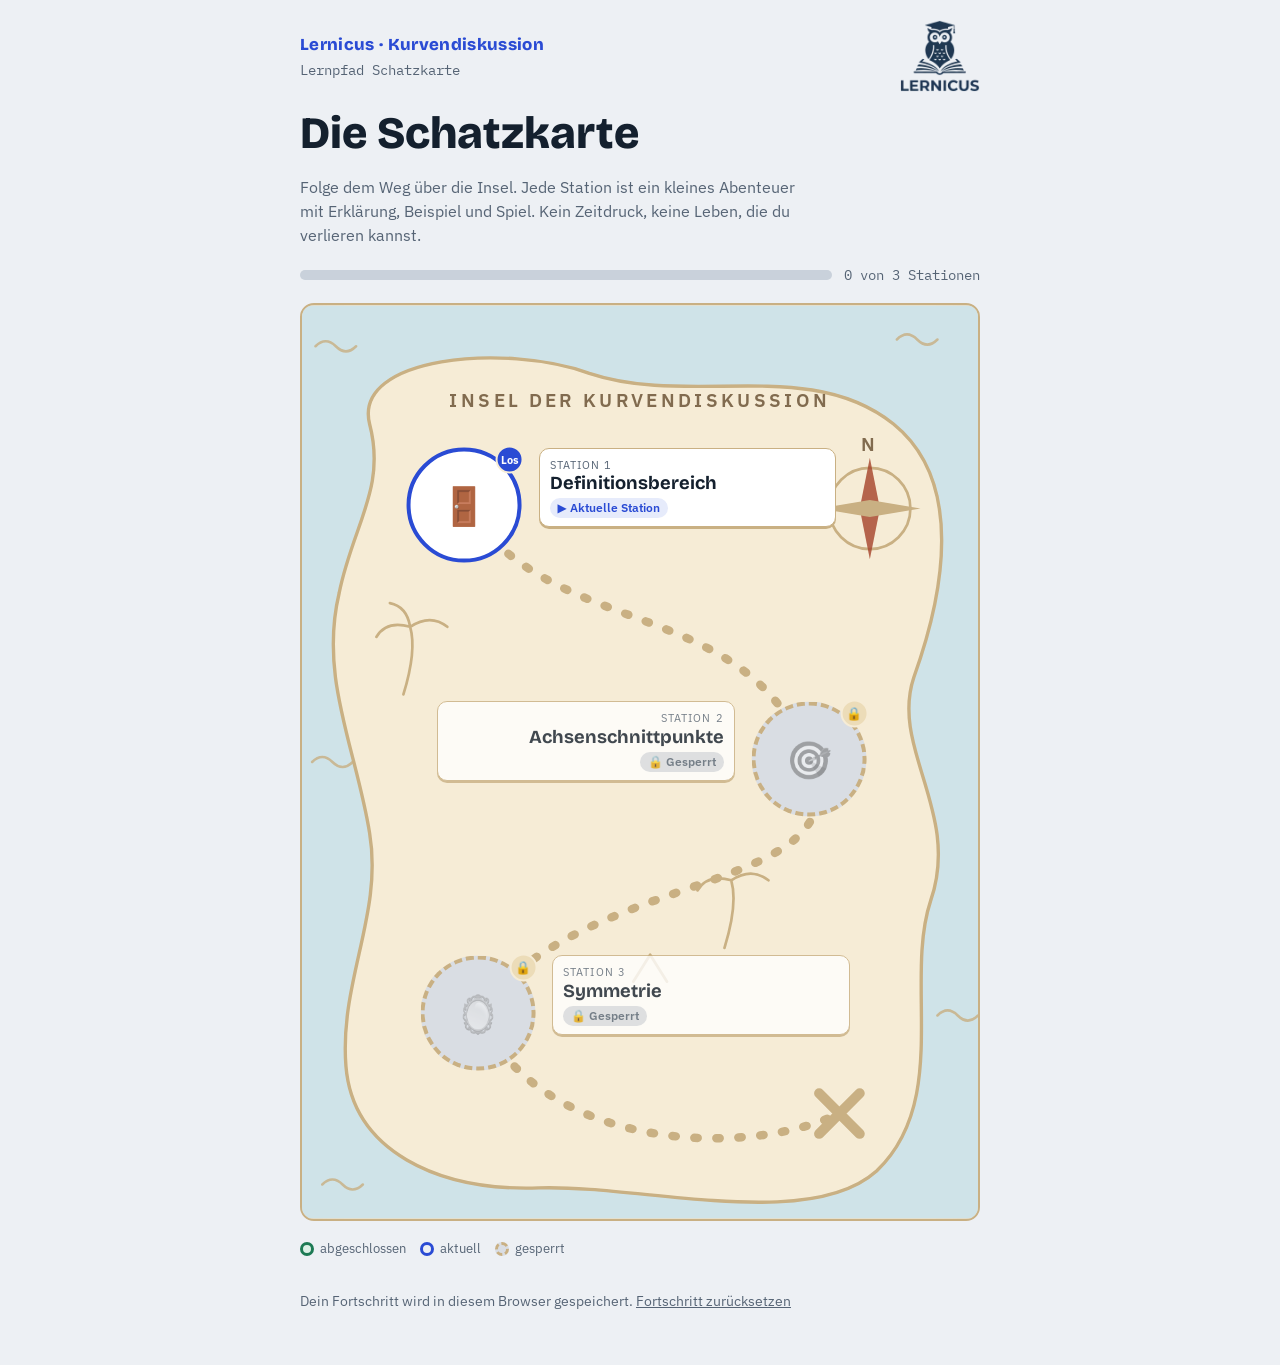
<file: index.html>
<!doctype html>
<html lang="de">
<head>
<meta charset="utf-8">
<meta name="viewport" content="width=device-width, initial-scale=1, viewport-fit=cover">
<title>Lernicus · Schatzkarte</title>
<link rel="icon" href="logo.png">
<meta name="description" content="Lernicus: Der Lernpfad zur Kurvendiskussion als Schatzkarte – Definitionsbereich, Achsenschnittpunkte und Symmetrie spielerisch verstehen.">
<link rel="preconnect" href="https://fonts.googleapis.com">
<link rel="stylesheet" href="https://fonts.googleapis.com/css2?family=Bricolage+Grotesque:wght@600;800&family=IBM+Plex+Sans:wght@400;500;600&family=IBM+Plex+Mono:wght@500;600&display=swap">
<link rel="stylesheet" href="lernicus.css">
<style>
/* Layout: Kopfzeile mit Logo; darunter entweder die Schatzkarte (Lernpfad) oder eine geöffnete Station. */
.wrap.app { max-width: 680px; }
.pathhead h1 { margin-top: 0; }
.overall { display: flex; align-items: center; gap: 12px; }
.bar { flex: 1; height: 10px; border-radius: 99px; background: var(--line); overflow: hidden; }
.bar i { display: block; height: 100%; width: 0; background: var(--yes); border-radius: 99px; transition: width .6s ease; }
.overall span { font-family: var(--font-mono); font-size: .85rem; color: var(--muted); white-space: nowrap; font-variant-numeric: tabular-nums; }

/* Schatzkarte */
.tmap { position: relative; aspect-ratio: 400 / 540; border-radius: 14px; overflow: hidden; border: 2px solid var(--parch-line); background: var(--parch); box-shadow: inset 0 0 60px rgba(120, 80, 20, .18); }
.tmap > svg { position: absolute; inset: 0; width: 100%; height: 100%; }
.tm-sea { fill: var(--sea); }
.tm-land { fill: var(--parch); stroke: var(--parch-line); stroke-width: 2; }
.tm-wave { fill: none; stroke: var(--parch-line); stroke-width: 1.5; stroke-linecap: round; opacity: .8; }
.tm-deco { fill: none; stroke: var(--parch-line); stroke-width: 1.6; stroke-linecap: round; stroke-linejoin: round; }
.tm-text { fill: var(--parch-ink); font: 600 11px var(--font-body); letter-spacing: .18em; text-transform: uppercase; opacity: .75; }
.tm-seg { fill: none; stroke-width: 5; stroke-linecap: round; }
.tm-seg.todo { stroke: var(--parch-line); stroke-dasharray: 2 11; }
.tm-seg.done { stroke: var(--trail); stroke-dasharray: 14 9; }
.tm-x { stroke: var(--trail); stroke-width: 6; stroke-linecap: round; }
.tm-x.todo { stroke: var(--parch-line); }

.node { position: absolute; transform: translate(-50%, -50%); width: 17%; aspect-ratio: 1; min-width: 60px; border-radius: 50%; display: grid; place-items: center;
  font-size: clamp(1.7rem, 6vw, 2.3rem); border: 4px solid; background: var(--surface); padding: 0; z-index: 2; }
.node .badge { position: absolute; right: -6px; top: -6px; width: 28px; height: 28px; border-radius: 50%; display: grid; place-items: center; font-size: .85rem; font-weight: 800; border: 2px solid var(--parch); }
.node.done { border-color: var(--yes); background: var(--yes-bg); }
.node.done .badge { background: var(--yes); color: #fff; }
.node.current { border-color: var(--accent); box-shadow: 0 0 0 0 color-mix(in srgb, var(--accent) 55%, transparent); animation: pulse 2s ease-out infinite; }
.node.current .badge { background: var(--accent); color: var(--accent-ink); font-size: .7rem; }
.node.locked { border-color: var(--parch-line); border-style: dashed; background: var(--locked); cursor: not-allowed; }
.node.locked .emo { filter: grayscale(1); opacity: .45; }
.node.locked .badge { background: var(--parch2); font-size: .8rem; }
.node:not(.locked):hover { transform: translate(-50%, -50%) scale(1.06); }
@keyframes pulse { 0% { box-shadow: 0 0 0 0 color-mix(in srgb, var(--accent) 55%, transparent); } 80%, 100% { box-shadow: 0 0 0 18px transparent; } }

.nlabel { position: absolute; width: 44%; background: var(--surface); border: 1px solid var(--parch-line); border-radius: 10px; padding: 8px 10px; z-index: 1; box-shadow: 0 2px 0 var(--parch-line); }
.nlabel small { display: block; font-size: .68rem; letter-spacing: .1em; text-transform: uppercase; color: var(--muted); }
.nlabel b { display: block; font-family: var(--font-display); font-size: clamp(.95rem, 3.6vw, 1.15rem); line-height: 1.15; }
.nlabel .st { display: inline-block; margin-top: 4px; font-size: .75rem; font-weight: 600; padding: 1px 8px; border-radius: 99px; }
.nlabel.done .st { background: var(--yes-bg); color: var(--yes); }
.nlabel.current .st { background: var(--hint-bg); color: var(--accent); }
.nlabel.locked { opacity: .8; }
.nlabel.locked .st { background: var(--locked); color: var(--muted); }
.goalchest { position: absolute; transform: translate(-50%, -50%); z-index: 1; }
.toast { position: fixed; left: 50%; bottom: 20px; transform: translateX(-50%); background: var(--ink); color: var(--bg); padding: 10px 16px; border-radius: 8px; font-size: .95rem; z-index: 99; max-width: calc(100% - 32px); }
.legend { display: flex; gap: 14px; flex-wrap: wrap; font-size: .82rem; color: var(--muted); }
.legend span { display: inline-flex; align-items: center; gap: 6px; }
.legend i { width: 14px; height: 14px; border-radius: 50%; border: 3px solid; display: inline-block; }
.legend .l1 { border-color: var(--yes); background: var(--yes-bg); }
.legend .l2 { border-color: var(--accent); }
.legend .l3 { border-color: var(--parch-line); border-style: dashed; background: var(--locked); }
.finale { display: flex; gap: 14px; align-items: center; }

/* Station */
.crumbs { display: flex; justify-content: space-between; align-items: center; gap: 10px; font-size: .9rem; }
.crumbs a { font-weight: 600; text-decoration: none; }
.crumbs a:hover { text-decoration: underline; }
.crumbs span { color: var(--muted); }
.st-head { display: flex; gap: 14px; align-items: center; }
.st-icon { width: 64px; height: 64px; flex: none; border-radius: 50%; display: grid; place-items: center; font-size: 2rem; border: 4px solid var(--accent); background: var(--surface); }
.st-icon.done { border-color: var(--yes); background: var(--yes-bg); }
.st-head small { font-size: .75rem; letter-spacing: .12em; text-transform: uppercase; color: var(--muted); }
.st-head h1 { font-size: clamp(1.7rem, 7vw, 2.4rem); margin: 0; }
.goal { margin: 0; padding: 10px 14px; border-radius: 8px; background: var(--hint-bg); }
.card { background: var(--surface); border: 1px solid var(--line); border-radius: 10px; padding: 16px 18px; display: grid; gap: 10px; }
.card h2 { margin: 0; font-family: var(--font-display); font-size: 1.25rem; }
.card p, .card ul, .card ol { margin: 0; }
.card ul, .card ol { padding-left: 1.2em; display: grid; gap: 6px; }
details.card summary { cursor: pointer; font-family: var(--font-display); font-weight: 600; font-size: 1.25rem; list-style-position: outside; }
details.card[open] summary { margin-bottom: 4px; }
.worked { display: grid; gap: 8px; counter-reset: w; }
.worked > div { display: grid; grid-template-columns: 28px 1fr; gap: 10px; align-items: start; }
.worked > div::before { counter-increment: w; content: counter(w); width: 26px; height: 26px; border-radius: 50%; display: grid; place-items: center; background: var(--ink); color: var(--bg); font-weight: 700; font-size: .8rem; }
.eq { font-family: var(--font-mono); font-weight: 500; background: var(--bg); border-radius: 6px; padding: 4px 8px; display: inline-block; }
.play h2 { margin: 0 0 4px; font-family: var(--font-display); font-size: 1.35rem; }
.st-done { border: 2px solid var(--yes); background: var(--yes-bg); border-radius: 12px; padding: 18px; display: grid; gap: 10px; }
.st-done h2 { margin: 0; font-family: var(--font-display); }
.st-done .row { grid-template-columns: 1fr 1fr; }
.formula-inline { font-family: var(--font-mono); font-weight: 600; white-space: nowrap; }
</style>
</head>
<body>
<div class="wrap app">
  <header>
    <div class="head-left">
      <span class="brand">Lernicus · Kurvendiskussion</span>
      <span class="score" id="coins" aria-live="polite"></span>
    </div>
    <a class="logo" href="#/" aria-label="Zur Schatzkarte"><img src="logo.png" alt="Lernicus Logo" width="360" height="324"></a>
  </header>
  <div id="view" class="wrap" style="max-width:none;width:100%"></div>
</div>

<script src="lernicus-core.js"></script>
<script src="darf-x-rein.js"></script>
<script src="station-achsen.js"></script>
<script src="station-symmetrie.js"></script>
<script>
(function () {
  var KEY = 'lernicus-schatzkarte-v1';
  var view = document.getElementById('view');
  var frac = function (a, b) { return '<span class="frac"><span>' + a + '</span><span>' + b + '</span></span>'; };

  var STATIONS = [
    { icon: '🚪', topic: 'Definitionsbereich', title: 'Darf x rein?', unit: 'Runde', module: function () { return window.LernicusDarfXRein; },
      goal: 'Verstehen und bestimmen, welche reellen x-Werte in eine Funktion eingesetzt werden dürfen.',
      explain: '<p>Stell dir eine Funktion als Club vor. Die Zahlen sind Gäste. Der <b>Definitionsbereich D<sub>f</sub></b> ist die Gästeliste: alle reellen x, für die man f(x) ausrechnen kann.</p>' +
        '<ul><li><b>Polynome</b> wie <span class="formula-inline">x² + 3</span> oder <span class="formula-inline">2x − 5</span>: Jede reelle Zahl darf rein. D<sub>f</sub> = ℝ.</li>' +
        '<li><b>Brüche</b>: Der Nenner darf nie null werden. Setze den Nenner gleich null, löse die Gleichung und schließe diese Zahl aus.</li></ul>',
      example: '<p>Bestimme den Definitionsbereich von <span class="formula-inline">f(x) = ' + frac(5, 'x + 4') + '</span>.</p><div class="worked">' +
        '<div><p>Nenner gleich null setzen: <span class="eq">x + 4 = 0 ⇔ x = −4</span></p></div>' +
        '<div><p>Diese Zahl ausschließen: <span class="eq">D<sub>f</sub> = ℝ \\ {−4}</span>, gesprochen „ℝ ohne −4“.</p></div>' +
        '<div><p>Probe: x = −3,9 ergibt den Nenner 0,1. Das ist erlaubt. Nur genau −4 muss draußen bleiben.</p></div></div>' },
    { icon: '🎯', topic: 'Achsenschnittpunkte', title: 'Schatzsuche im Koordinatensystem', unit: 'Runde', module: function () { return window.LernicusAchsen; },
      goal: 'Nullstellen mit f(x) = 0 und den y-Achsenschnittpunkt mit f(0) berechnen.',
      explain: '<p>Der Graph ist eine Schatzkarte. Die Schätze liegen dort, wo er die Koordinatenachsen trifft.</p>' +
        '<ul><li><b>Nullstellen</b> (x-Achse): Dort ist y = 0. Du löst <span class="formula-inline">f(x) = 0</span>.</li>' +
        '<li><b>y-Achsenschnittpunkt</b>: Dort ist x = 0. Du berechnest <span class="formula-inline">f(0)</span>.</li>' +
        '<li>Ein Punkt im Ursprung (0 | 0) liegt auf beiden Achsen und zählt als <b>ein</b> Fund.</li></ul>',
      example: '<p>Achsenschnittpunkte von <span class="formula-inline">f(x) = x² − 1</span>:</p><div class="worked">' +
        '<div><p>Nullstellen: <span class="eq">x² − 1 = 0 ⇔ x² = 1 ⇔ x = −1 oder x = 1</span>. Punkte: (−1 | 0) und (1 | 0).</p></div>' +
        '<div><p>y-Achse: <span class="eq">f(0) = 0² − 1 = −1</span>. Punkt: (0 | −1).</p></div></div>' },
    { icon: '🪞', topic: 'Symmetrie', title: 'Spiegel und Zauberuhr', unit: 'Runde', module: function () { return window.LernicusSymmetrie; },
      goal: 'Achsensymmetrie zur y-Achse und Punktsymmetrie zum Ursprung mit Spiegel und Zauberuhr untersuchen, erkennen und rechnerisch begründen.',
      explain: '<ul><li>🪞 <b>Spiegel</b> (Achsensymmetrie zur y-Achse): Aus (x | y) wird (−x | y). Rechnerisch: <span class="formula-inline">f(−x) = f(x)</span>.</li>' +
        '<li>🔄 <b>Zauberuhr</b> (Punktsymmetrie zum Ursprung): Aus (x | y) wird (−x | −y), eine Drehung um 180°. Rechnerisch: <span class="formula-inline">f(−x) = −f(x)</span>.</li></ul>' +
        '<p class="callout">Teste jeden Graphen mit beiden Werkzeugen und entscheide dann. Eine andere Spiegelachse als die y-Achse zählt nicht, und einzelne passende Punktpaare sind nur <b>Hinweise</b>.</p>',
      example: '<p>Prüfe <span class="formula-inline">f(x) = x⁴ − 2x²</span> auf Symmetrie.</p><div class="worked">' +
        '<div><p>−x einsetzen: <span class="eq">f(−x) = (−x)⁴ − 2·(−x)² = x⁴ − 2x²</span></p></div>' +
        '<div><p>Vergleichen: Das ist genau f(x). Also gilt <span class="eq">f(−x) = f(x)</span> für alle x.</p></div>' +
        '<div><p>Ergebnis: Der Graph ist achsensymmetrisch zur y-Achse. Zum Vergleich: Bei g(x) = x³ − x gilt g(−x) = −x³ + x = −g(x), also Punktsymmetrie.</p></div></div>' }
  ];

  var st = load();
  function load() {
    var d = { done: [false, false, false], coins: [0, 0, 0] };
    try { var j = JSON.parse(localStorage.getItem(KEY)); if (j && j.done) { d.done = j.done.slice(0, 3); d.coins = (j.coins || [0, 0, 0]).slice(0, 3); } } catch (e) {}
    return d;
  }
  function save() { try { localStorage.setItem(KEY, JSON.stringify(st)); } catch (e) {} }
  function status(i) { return st.done[i] ? 'done' : (i === 0 || st.done[i - 1]) ? 'current' : 'locked'; }
  function unlocked(i) { return status(i) !== 'locked'; }
  function totalCoins() { return st.coins.reduce(function (a, b) { return a + b; }, 0); }
  function updateCoins() { var c = totalCoins(); document.getElementById('coins').innerHTML = c ? '🪙 Schatz gesamt: <b>' + c + '</b> Münzen' : 'Lernpfad Schatzkarte'; }

  function toast(t) {
    var el = document.createElement('div'); el.className = 'toast'; el.setAttribute('role', 'status'); el.textContent = t;
    document.body.appendChild(el); setTimeout(function () { el.remove(); }, 2600);
  }

  /* ---------- Schatzkarte ---------- */
  var POS = [[96, 118], [300, 268], [104, 418]];
  var SEGS = ['M96 118 C 150 200, 262 170, 300 268', 'M300 268 C 336 350, 170 330, 104 418', 'M104 418 C 140 500, 262 505, 318 478'];
  function mapView() {
    var n = st.done.filter(Boolean).length, all = n === 3;
    var svg = '<svg viewBox="0 0 400 540" aria-hidden="true" focusable="false">' +
      '<rect class="tm-sea" width="400" height="540"/>' +
      '<path class="tm-land" d="M40 70 C 30 30, 120 22, 170 40 C 230 60, 300 30, 350 70 C 392 104, 380 170, 362 220 C 348 262, 390 300, 372 352 C 356 400, 384 470, 340 512 C 300 548, 200 520, 140 522 C 80 524, 30 500, 26 450 C 22 400, 48 360, 40 312 C 32 262, 10 220, 22 170 C 30 130, 50 108, 40 70 Z"/>' +
      '<path class="tm-wave" d="M8 24 q6 -6 12 0 q6 6 12 0 M352 20 q6 -6 12 0 q6 6 12 0 M6 270 q6 -6 12 0 q6 6 12 0 M376 420 q6 -6 12 0 q6 6 12 0 M12 520 q6 -6 12 0 q6 6 12 0"/>' +
      '<g class="tm-deco"><path d="M200 120 l14 -22 l14 22 M222 120 l12 -18 l12 18"/><path d="M196 400 l10 -16 l10 16"/>' +
      '<path d="M60 230 q8 -26 4 -40 M64 190 q-14 -4 -20 6 M64 190 q12 -8 22 0 M64 190 q-2 -12 -12 -14"/>' +
      '<path d="M250 380 q8 -26 4 -40 M254 340 q-14 -4 -20 6 M254 340 q12 -8 22 0"/></g>' +
      '<g transform="translate(336 120)"><circle r="24" class="tm-deco"/><path d="M0 -30 L6 0 L0 30 L-6 0 Z" fill="var(--trail)" opacity=".8"/><path d="M-30 0 L0 5 L30 0 L0 -5 Z" fill="var(--parch-line)"/><text class="tm-text" y="-34" text-anchor="middle">N</text></g>' +
      '<text class="tm-text" x="200" y="60" text-anchor="middle">Insel der Kurvendiskussion</text>' +
      SEGS.map(function (d, i) { return '<path class="tm-seg ' + (st.done[i] ? 'done' : 'todo') + '" d="' + d + '"/>'; }).join('') +
      (all ? '' : '<path class="tm-x todo" d="M306 466 L330 490 M330 466 L306 490"/>') +
      '</svg>';
    var nodes = STATIONS.map(function (S, i) {
      var c = status(i), p = POS[i];
      var badge = c === 'done' ? '✓' : c === 'current' ? 'Los' : '🔒';
      var stt = c === 'done' ? '✓ Abgeschlossen' : c === 'current' ? '▶ Aktuelle Station' : '🔒 Gesperrt';
      var aria = 'Station ' + (i + 1) + ': ' + S.topic + ', ' + stt.replace(/^[^ ]+ /, '');
      var lblPos = i === 1 ? 'right:' + ((400 - p[0] + 44) / 4) + '%;top:' + ((p[1] - 34) / 5.4) + '%;text-align:right' : 'left:' + ((p[0] + 44) / 4) + '%;top:' + ((p[1] - 34) / 5.4) + '%';
      return '<button class="node ' + c + '" style="left:' + (p[0] / 4) + '%;top:' + (p[1] / 5.4) + '%" data-go="' + i + '" aria-label="' + aria + '"' + (c === 'locked' ? ' aria-disabled="true"' : '') + '><span class="emo">' + S.icon + '</span><span class="badge" aria-hidden="true">' + badge + '</span></button>' +
        '<div class="nlabel ' + c + '" style="' + lblPos + '"><small>Station ' + (i + 1) + '</small><b>' + S.topic + '</b><span class="st">' + stt + '</span></div>';
    }).join('');
    var chest = all ? '<div class="goalchest" style="left:' + (334 / 4) + '%;top:' + (490 / 5.4) + '%;z-index:3">' + LC.chest(true, 56) + '</div>' : '';
    var next = st.done.indexOf(false);
    var intro = all ? '<div class="st-done finale">' + LC.chest(true, 48) + '<div><h2>Schatz gefunden!</h2><p style="margin:0">Du hast alle drei Stationen geschafft und <b>' + totalCoins() + ' Münzen</b> gesammelt. Weitere Themen der Kurvendiskussion folgen bald. Du kannst jede Station wiederholen.</p></div></div>'
      : '<p class="sub" style="margin:0">' + (n === 0 ? 'Folge dem Weg über die Insel. Jede Station ist ein kleines Abenteuer mit Erklärung, Beispiel und Spiel. Kein Zeitdruck, keine Leben, die du verlieren kannst.' : 'Stark! Weiter geht es mit Station ' + (next + 1) + ': ' + STATIONS[next].topic + '.') + '</p>';
    view.innerHTML =
      '<div class="pathhead"><h1>Die Schatzkarte</h1></div>' + intro +
      '<div class="overall"><div class="bar" role="progressbar" aria-valuemin="0" aria-valuemax="3" aria-valuenow="' + n + '" aria-label="Fortschritt auf dem Lernpfad"><i style="width:' + (n / 3 * 100) + '%"></i></div><span>' + n + ' von 3 Stationen</span></div>' +
      '<div class="tmap">' + svg + chest + nodes + '</div>' +
      '<div class="legend" aria-hidden="true"><span><i class="l1"></i>abgeschlossen</span><span><i class="l2"></i>aktuell</span><span><i class="l3"></i>gesperrt</span></div>' +
      '<p class="fine">Dein Fortschritt wird in diesem Browser gespeichert. <button class="linkbtn" data-reset>Fortschritt zurücksetzen</button></p>';
  }

  /* ---------- Station ---------- */
  function stationView(i) {
    var S = STATIONS[i], c = status(i);
    view.innerHTML =
      '<nav class="crumbs"><a href="#/">← Zur Schatzkarte</a><span>Station ' + (i + 1) + ' von 3</span></nav>' +
      '<div class="st-head"><span class="st-icon' + (c === 'done' ? ' done' : '') + '" aria-hidden="true">' + S.icon + '</span><div><small>Station ' + (i + 1) + ' · ' + S.topic + (c === 'done' ? ' · ✓ abgeschlossen' : '') + '</small><h1>' + S.title + '</h1></div></div>' +
      '<div class="overall"><div class="bar" role="progressbar" aria-label="Fortschritt in dieser Station"><i id="stbar"></i></div><span id="sttext"></span></div>' +
      '<p class="goal"><b>Lernziel:</b> ' + S.goal + '</p>' +
      '<section class="card"><h2>Kurz erklärt</h2>' + S.explain + '</section>' +
      '<details class="card"' + (c === 'done' ? '' : ' open') + '><summary>Vorgerechnetes Beispiel</summary>' + S.example + '</details>' +
      '<section class="play"><h2>Jetzt spielen</h2><div id="game"></div></section>' +
      '<div id="stdone"></div>';
    var bar = document.getElementById('stbar'), txt = document.getElementById('sttext');
    S.module().mount(document.getElementById('game'), {
      onProgress: function (d, t) { bar.style.width = (d / t * 100) + '%'; txt.textContent = d + ' von ' + t + ' ' + S.unit + 'n'; },
      onFinish: function (coins) {
        var first = !st.done[i];
        st.done[i] = true; st.coins[i] = Math.max(st.coins[i] || 0, coins || 0); save(); updateCoins();
        var nx = i + 1 < 3;
        var el = document.getElementById('stdone');
        el.innerHTML = '<div class="st-done" role="status"><h2>' + (first ? '🎉 Station ' + (i + 1) + ' geschafft!' : '✓ Station wiederholt') + '</h2>' +
          '<p style="margin:0">' + (nx ? (first ? 'Auf der Schatzkarte ist jetzt Station ' + (i + 2) + ' freigeschaltet: ' + STATIONS[i + 1].topic + '.' : 'Weiter geht es mit Station ' + (i + 2) + '.') : 'Du hast den ganzen Lernpfad geschafft. Auf der Karte wartet der Schatz!') + '</p>' +
          '<div class="row">' + (nx ? '<a class="btn go" style="text-align:center;text-decoration:none" href="#/' + (i + 2) + '">Weiter zu Station ' + (i + 2) + ' ' + STATIONS[i + 1].icon + '</a>' : '<a class="btn go" style="text-align:center;text-decoration:none" href="#/">Zum Schatz ✕</a>') +
          '<a class="btn" style="text-align:center;text-decoration:none" href="#/">Zur Schatzkarte</a></div></div>';
        el.scrollIntoView({ behavior: 'smooth', block: 'nearest' });
      }
    });
  }

  function route() {
    var m = location.hash.match(/^#\/([1-3])$/);
    if (m) {
      var i = +m[1] - 1;
      if (!unlocked(i)) { location.replace('#/'); toast('Diese Station ist noch gesperrt. Schließe zuerst Station ' + i + ' ab.'); return; }
      stationView(i);
    } else mapView();
    updateCoins();
    window.scrollTo(0, 0);
  }

  view.addEventListener('click', function (e) {
    var n = e.target.closest('[data-go]');
    if (n) {
      var i = +n.dataset.go;
      if (!unlocked(i)) { toast('🔒 Gesperrt: Schließe zuerst Station ' + i + ' (' + STATIONS[i - 1].topic + ') ab.'); return; }
      location.hash = '#/' + (i + 1); return;
    }
    if (e.target.closest('[data-reset]')) {
      st = { done: [false, false, false], coins: [0, 0, 0] }; save(); route(); toast('Fortschritt zurückgesetzt.');
    }
  });
  window.addEventListener('hashchange', route);
  route();
})();
</script>
</body>
</html>
</file>
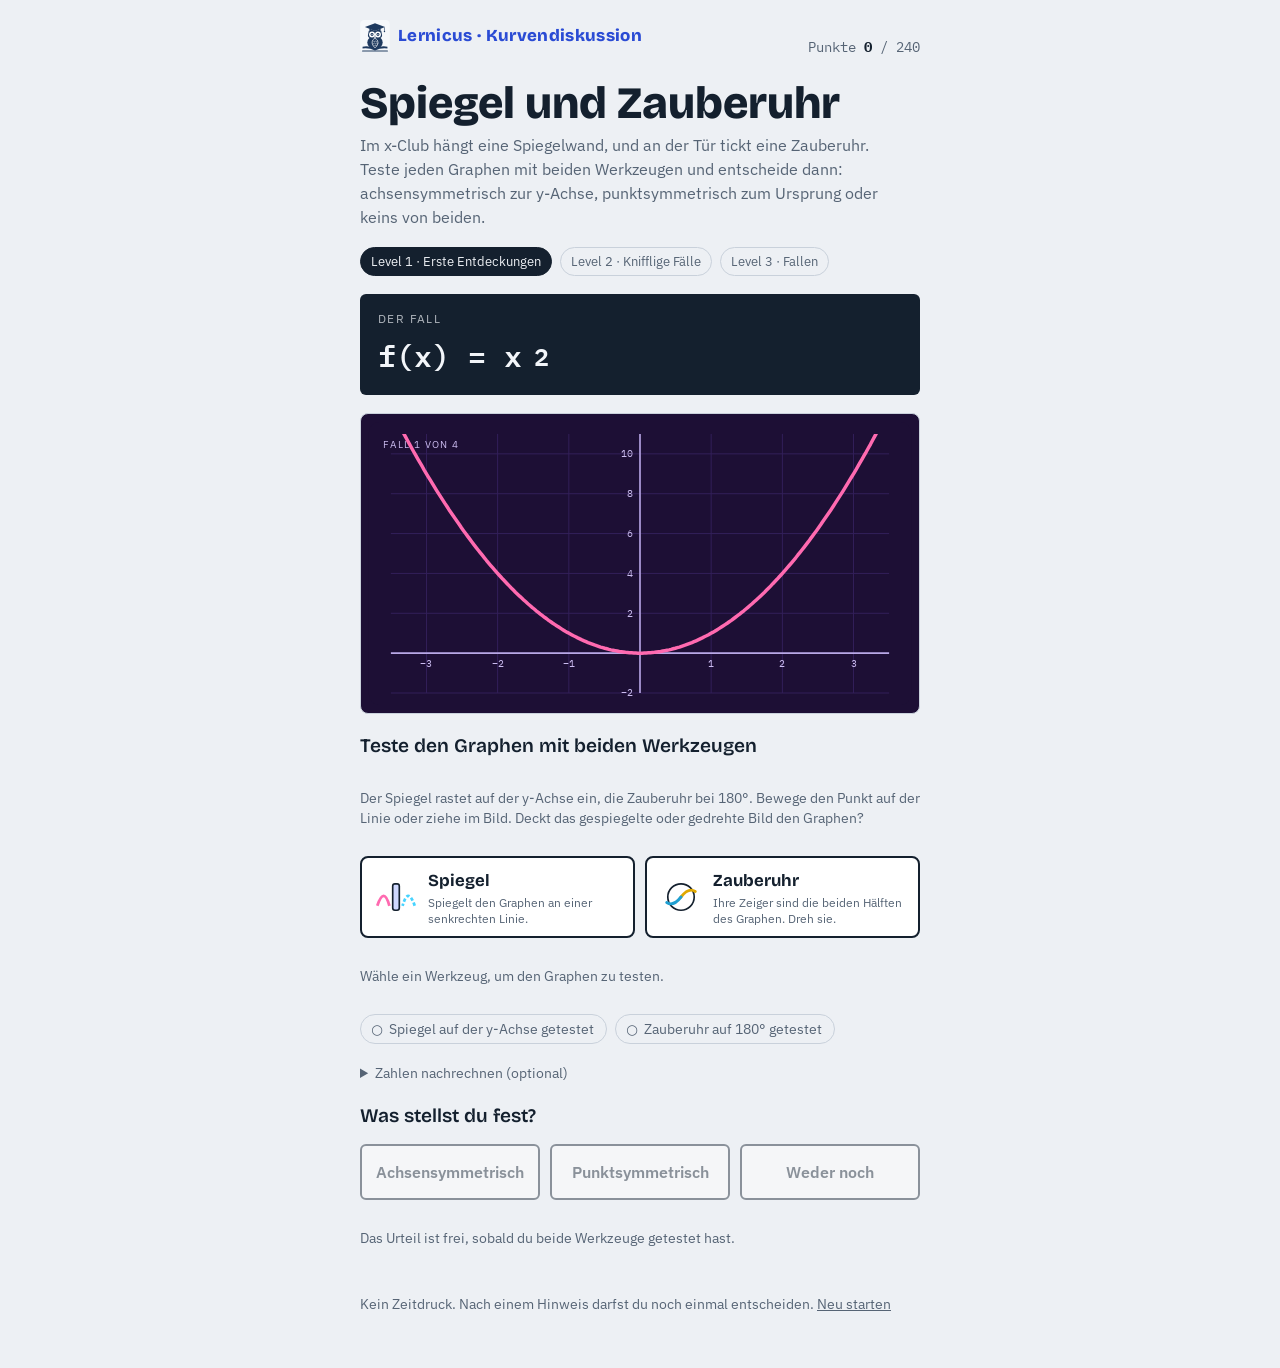
<file: spiegel-zauberuhr.html>
<!doctype html>
<html lang="de">
<head>
<meta charset="utf-8">
<meta name="viewport" content="width=device-width, initial-scale=1, viewport-fit=cover">
<title>Spiegel und Zauberuhr</title>
<meta name="description" content="Lernicus: Lernspiel zu Achsen- und Punktsymmetrie mit Spiegel und Zauberuhr.">
<link rel="preconnect" href="https://fonts.googleapis.com">
<link rel="stylesheet" href="https://fonts.googleapis.com/css2?family=Bricolage+Grotesque:wght@600;800&family=IBM+Plex+Sans:wght@400;500;600&family=IBM+Plex+Mono:wght@500;600&display=swap">
<style>
/* Layout: oben das Türschild mit der Funktion, darunter die Szene (links Straße mit Warteschlange, Mitte Tür mit dem Studenten als Türsteher, rechts die Zahlen-Party), darunter Karte, Frage und Entscheidung. */
:root {
  --bg: #edf0f4;
  --surface: #ffffff;
  --ink: #14202e;
  --muted: #566475;
  --line: #c9d1db;
  --accent: #2a4bd4;
  --accent-ink: #ffffff;
  --plaque: #14202e;
  --plaque-ink: #f2f5f9;
  --yes: #1d7a54;
  --yes-bg: #dcf0e6;
  --no: #b3322a;
  --no-bg: #f8dfdc;
  --hint-bg: #e6ebfb;
  --sky-top: #8fb6e6; --sky-bot: #f6dcc0;
  --house: #9aa8bd; --house2: #b6c1d1; --win: #d7e6f5;
  --tree: #58935f; --pave: #c9ced4; --curb: #e5e8ec;
  --wall: #3b4062; --trim: #262a44; --pole: #3b4062; --lamp: #ffe9a8; --lampop: .15;
  --font-display: "Bricolage Grotesque", "Trebuchet MS", sans-serif;
  --font-body: "IBM Plex Sans", system-ui, sans-serif;
  --font-mono: "IBM Plex Mono", ui-monospace, Menlo, monospace;
}
@media (prefers-color-scheme: dark) {
  :root:not([data-theme="light"]) {
    --bg: #0e1520; --surface: #172230; --ink: #e8edf3; --muted: #94a2b2; --line: #2b3a4b;
    --accent: #8fa8ff; --accent-ink: #0e1520; --plaque: #05090f; --plaque-ink: #eef2f7;
    --yes: #5bd19a; --yes-bg: #143a2b; --no: #ff8f85; --no-bg: #3e1d1b; --hint-bg: #1f2c4d;
    --sky-top: #0b1430; --sky-bot: #2b3a66; --house: #1c2844; --house2: #253254; --win: #f3cf6a;
    --tree: #1f4a35; --pave: #2a3142; --curb: #3a4456; --wall: #2a2e4d; --trim: #1a1d33; --pole: #5a6590; --lampop: .9;
    color-scheme: dark;
  }
}
:root[data-theme="dark"] {
  --bg: #0e1520; --surface: #172230; --ink: #e8edf3; --muted: #94a2b2; --line: #2b3a4b;
  --accent: #8fa8ff; --accent-ink: #0e1520; --plaque: #05090f; --plaque-ink: #eef2f7;
  --yes: #5bd19a; --yes-bg: #143a2b; --no: #ff8f85; --no-bg: #3e1d1b; --hint-bg: #1f2c4d;
  --sky-top: #0b1430; --sky-bot: #2b3a66; --house: #1c2844; --house2: #253254; --win: #f3cf6a;
  --tree: #1f4a35; --pave: #2a3142; --curb: #3a4456; --wall: #2a2e4d; --trim: #1a1d33; --pole: #5a6590; --lampop: .9;
  color-scheme: dark;
}
* { box-sizing: border-box; }
body { margin: 0; }
body {
  background: var(--bg); color: var(--ink); font-family: var(--font-body); font-size: 16px; line-height: 1.5;
  padding-block: 20px 40px;
  padding-left: max(16px, env(safe-area-inset-left, 0px));
  padding-right: max(16px, env(safe-area-inset-right, 0px));
}
.wrap { max-width: 560px; margin: 0 auto; display: flex; flex-direction: column; gap: 18px; }
button { font: inherit; color: inherit; cursor: pointer; }
:focus-visible { outline: 3px solid var(--accent); outline-offset: 2px; }

header { display: flex; justify-content: space-between; align-items: baseline; gap: 12px; flex-wrap: wrap; }
.brand { font-family: var(--font-display); font-weight: 800; font-size: 1.05rem; letter-spacing: .02em; color: var(--accent); }
.score { font-family: var(--font-mono); font-size: .9rem; color: var(--muted); font-variant-numeric: tabular-nums; }
.score b { color: var(--ink); }
h1 { font-family: var(--font-display); font-weight: 800; font-size: clamp(2rem, 8vw, 2.8rem); line-height: 1.05; margin: 4px 0 0; text-wrap: balance; }
.sub { color: var(--muted); margin: 6px 0 0; max-width: 52ch; }

.levels { display: flex; gap: 8px; flex-wrap: wrap; list-style: none; padding: 0; margin: 0; }
.levels li { font-size: .8rem; padding: 4px 10px; border: 1px solid var(--line); border-radius: 99px; color: var(--muted); display: inline-flex; gap: 6px; }
.levels li.on { background: var(--ink); color: var(--bg); border-color: var(--ink); }
.levels li.done { border-color: var(--yes); color: var(--yes); }
.levels li.soon { border-style: dashed; opacity: .65; }

.plaque { background: var(--plaque); color: var(--plaque-ink); border-radius: 6px; padding: 16px 18px; display: flex; flex-direction: column; gap: 6px; }
.plaque small { font-size: .72rem; letter-spacing: .12em; text-transform: uppercase; opacity: .7; }
.formula { font-family: var(--font-mono); font-weight: 600; font-size: clamp(1.4rem, 6vw, 1.9rem); display: flex; align-items: center; gap: .4em; flex-wrap: wrap; }
.frac { display: inline-flex; flex-direction: column; align-items: center; line-height: 1.15; vertical-align: middle; }
.frac > span:first-child { border-bottom: 2px solid currentColor; padding: 0 .3em .05em; }
.frac > span:last-child { padding: .05em .3em 0; }

/* Szene */
.scene { position: relative; container-type: inline-size; aspect-ratio: 560 / 300; border-radius: 8px; overflow: hidden; border: 1px solid var(--line); background: var(--sky-top); }
.scene svg { width: 100%; height: 100%; display: block; }
.s-house { fill: var(--house); } .s-house2 { fill: var(--house2); } .s-win { fill: var(--win); }
.s-tree { fill: var(--tree); } .s-trunk { fill: #6b4f3a; } .s-pole { fill: var(--pole); } .s-bench { fill: #8a6a4a; }
.s-pave { fill: var(--pave); } .s-curb { fill: var(--curb); }
.s-wall { fill: var(--wall); } .s-trim { fill: var(--trim); }
.s-inter { fill: #2a1647; } .s-fa { fill: #4c2b7e; } .s-fb { fill: #37205e; } .s-spk { fill: #150c24; }
.s-ball { fill: #d5dcec; } .s-sign { fill: #12091f; }
.s-neon { filter: drop-shadow(0 0 3px #ff5fa2); }
.beam { animation: beam 2.4s ease-in-out infinite alternate; }
.beam.b2 { animation-delay: .8s; } .beam.b3 { animation-delay: 1.6s; }
@keyframes beam { from { opacity: .12; } to { opacity: .42; } }
.m-flat, .a-in, .a-out, .a-idle { display: none; }
.scene[data-mood="idle"] .a-idle, .scene[data-mood="in"] .a-in, .scene[data-mood="out"] .a-out { display: inline; }
.scene[data-mood="out"] .m-flat { display: inline; }
.scene[data-mood="out"] .m-smile { display: none; }

.guests { position: absolute; inset: 0; pointer-events: none; }
.guest {
  position: absolute; width: 2.5em; height: 2.5em; transform: translateX(-50%);
  border-radius: 50%; background: hsl(var(--h) 75% 84%); color: #1a2233;
  border: .08em solid hsl(var(--h) 45% 40%);
  display: grid; place-items: center; font: 600 3.4cqw/1 var(--font-mono);
  transition: left .8s ease, bottom .8s ease, font-size .5s ease;
}
.guest span { font-size: .62em; font-variant-numeric: tabular-nums; letter-spacing: -.02em; }
.guest::after { content: ""; position: absolute; left: 30%; bottom: -.5em; width: .4em; height: .5em; background: hsl(var(--h) 45% 32%); border-radius: 0 0 .1em .1em; box-shadow: .9em 0 0 hsl(var(--h) 45% 32%); }
.guest.pop { animation: pop .5s ease; }
.guest.wait { font-size: 2.9cqw; }
.guest.cur { font-size: 4.4cqw; box-shadow: 0 0 0 .14em #ffd24a, 0 0 .9em rgba(255, 210, 74, .6); }
.guest.in { box-shadow: 0 0 .9em hsl(var(--h) 90% 65% / .85); animation: dance .8s ease-in-out infinite alternate; }
.guest.out { font-size: 3cqw; filter: saturate(.35) brightness(.92); border-color: var(--no); transform: translateX(-50%) rotate(-8deg); }
@keyframes dance { from { transform: translateX(-50%) translateY(0) rotate(-6deg); } to { transform: translateX(-50%) translateY(-.45em) rotate(6deg); } }
@keyframes pop { from { opacity: 0; transform: translateX(-50%) scale(.6); } to { opacity: 1; transform: translateX(-50%) scale(1); } }
.bubble {
  position: absolute; left: 41%; bottom: 55%; transform: translateX(-50%); z-index: 200;
  background: var(--surface); color: var(--ink); border: 2px solid var(--ink); border-radius: .8em;
  padding: .3em .7em; font: 600 3.5cqw/1.2 var(--font-display); white-space: nowrap;
}
.bubble::after { content: ""; position: absolute; left: 50%; top: 100%; margin-left: -.4em; border: .4em solid transparent; border-top-color: var(--ink); }

.ticket { position: relative; background: var(--surface); border: 1px solid var(--line); border-radius: 8px; padding: 14px 20px; display: flex; align-items: center; justify-content: space-between; gap: 16px; }
.ticket::before, .ticket::after { content: ""; position: absolute; top: 50%; width: 18px; height: 18px; margin-top: -9px; border-radius: 50%; background: var(--bg); border: 1px solid var(--line); }
.ticket::before { left: -10px; } .ticket::after { right: -10px; }
.ticket .lbl { font-size: .72rem; letter-spacing: .12em; text-transform: uppercase; color: var(--muted); }
.ticket .num { font-family: var(--font-display); font-weight: 800; font-size: clamp(2.6rem, 13vw, 3.8rem); line-height: 1; font-variant-numeric: tabular-nums; }
.ticket .stamp { font-family: var(--font-display); font-weight: 800; font-size: 1.1rem; border: 3px solid currentColor; border-radius: 6px; padding: 4px 10px; transform: rotate(-6deg); }
.ticket.ok { border-color: var(--yes); } .ticket.ok .stamp { color: var(--yes); }
.ticket.no { border-color: var(--no); } .ticket.no .stamp { color: var(--no); }
.ticket.fly-in { animation: slideIn .45s ease; } .ticket.fly-out { animation: slideOut .45s ease; }
@keyframes slideIn { from { transform: translateX(-24px); opacity: .4; } to { transform: none; opacity: 1; } }
@keyframes slideOut { from { transform: translateX(24px); opacity: .4; } to { transform: none; opacity: 1; } }

.q { font-family: var(--font-display); font-weight: 600; font-size: 1.2rem; margin: 0; }
.row { display: grid; grid-template-columns: 1fr 1fr; gap: 10px; }
.btn { border: 2px solid var(--ink); background: var(--surface); border-radius: 6px; padding: 14px 12px; font-weight: 600; min-height: 52px; }
.btn:hover { background: var(--bg); }
.btn.yes { border-color: var(--yes); color: var(--yes); }
.btn.no { border-color: var(--no); color: var(--no); }
.btn.go { background: var(--accent); color: var(--accent-ink); border-color: var(--accent); }
.btn.go:hover { filter: brightness(1.08); background: var(--accent); }
.stack { display: grid; gap: 8px; }
.opt { text-align: left; font-family: var(--font-mono); font-weight: 500; }

.line { display: flex; gap: 2px; padding: 12px 0 0; border-top: 3px solid var(--ink); position: relative; margin-top: 8px; }
.tick { flex: 1 1 0; min-width: 0; display: flex; flex-direction: column; align-items: center; gap: 4px; background: none; border: 0; padding: 0 0 4px; }
.tick i { width: 2px; height: 10px; background: var(--ink); margin-top: -15px; }
.tick span { font-family: var(--font-mono); font-size: .85rem; padding: 6px 0; width: 100%; border-radius: 4px; border: 1px solid var(--line); background: var(--surface); text-align: center; font-variant-numeric: tabular-nums; }
.tick:hover span { border-color: var(--ink); }
.tick.mark span { background: var(--no-bg); border-color: var(--no); color: var(--no); font-weight: 600; }

.fb { border-radius: 6px; padding: 12px 14px; border-left: 5px solid var(--accent); background: var(--hint-bg); }
.fb.ok { border-color: var(--yes); background: var(--yes-bg); }
.fb.bad { border-color: var(--no); background: var(--no-bg); }
.fb b { font-family: var(--font-display); }
.rule { background: var(--surface); border: 1px solid var(--line); border-radius: 8px; padding: 16px 18px; display: grid; gap: 8px; }
.rule h2 { margin: 0; font-family: var(--font-display); font-size: 1.3rem; }
.rule p { margin: 0; }
.mono { font-family: var(--font-mono); }
.fine { color: var(--muted); font-size: .85rem; }
.linkbtn { background: none; border: 0; color: var(--muted); text-decoration: underline; padding: 0; font-size: .85rem; }
@media (prefers-reduced-motion: reduce) {
  .ticket.fly-in, .ticket.fly-out, .guest.pop, .guest.in, .beam { animation: none; }
  .guest { transition: none; }
}
@media (max-width: 420px) { .row { grid-template-columns: 1fr; } }

/* Symmetrie-Spiel: Zusatzstile */
[hidden] { display: none !important; }
.brandrow { display: inline-flex; align-items: center; gap: 8px; }
.brandrow svg { width: 30px; height: 32px; flex: none; }
.plot { border-radius: 8px; overflow: hidden; border: 1px solid var(--line); background: #1d0f35; }
.plot svg { display: block; width: 100%; height: auto; }
.ticket .pt { font-family: var(--font-mono); color: var(--muted); font-size: .95rem; white-space: nowrap; }
.row3 { display: grid; grid-template-columns: repeat(3, 1fr); gap: 10px; }
.chips { display: flex; gap: 8px; flex-wrap: wrap; }
.chip { border: 2px solid var(--ink); background: var(--surface); border-radius: 99px; padding: 8px 14px; font-weight: 600; min-height: 44px; }
.chip.num { font-family: var(--font-mono); }
.chip:hover { background: var(--bg); }
.chip[aria-pressed="true"] { background: var(--ink); color: var(--bg); }
.tw { overflow-x: auto; border: 1px solid var(--line); border-radius: 8px; background: var(--surface); }
.tw table { border-collapse: collapse; width: 100%; font-family: var(--font-mono); font-variant-numeric: tabular-nums; }
.tw th, .tw td { padding: 7px 12px; text-align: right; border-bottom: 1px solid var(--line); white-space: nowrap; }
.tw th { font-family: var(--font-mono); font-size: .85rem; color: var(--muted); font-weight: 500; }
.tw tr:last-child td { border-bottom: 0; }
#res { transition: opacity .4s ease; }
.btn:disabled { opacity: .45; cursor: not-allowed; }
.btn:disabled:hover { background: var(--surface); }
.slide { display: grid; gap: 4px; font-size: .85rem; color: var(--muted); }
.slide input { width: 100%; accent-color: var(--accent); min-height: 28px; }
.tools { display: grid; grid-template-columns: 1fr 1fr; gap: 10px; }
.toolbtn { display: flex; align-items: center; gap: 10px; text-align: left; border: 2px solid var(--ink); background: var(--surface); border-radius: 8px; padding: 10px 12px; min-height: 66px; }
.toolbtn:hover { background: var(--bg); }
.toolbtn svg { width: 44px; height: 32px; flex: none; }
.toolbtn b { display: block; font-family: var(--font-display); font-size: 1.05rem; }
.toolbtn small { display: block; color: var(--muted); font-size: .78rem; line-height: 1.3; }
.toolbtn[aria-pressed="true"] { background: var(--ink); color: var(--bg); }
.toolbtn[aria-pressed="true"] small { color: var(--bg); opacity: .85; }
.lsl { position: relative; height: 64px; margin: 4px 14px 0; touch-action: pan-y; cursor: pointer; }
.lsl:focus-visible { outline: 3px solid var(--accent); outline-offset: 8px; border-radius: 8px; }
.lsl-track { position: absolute; left: 0; right: 0; top: 18px; height: 4px; border-radius: 2px; background: var(--ink); }
.lsl-tick { position: absolute; top: 12px; transform: translateX(-50%); display: flex; flex-direction: column; align-items: center; gap: 4px; font-family: var(--font-mono); font-size: .72rem; color: var(--muted); pointer-events: none; white-space: nowrap; }
.lsl-tick i { width: 2px; height: 16px; background: var(--ink); opacity: .55; }
.lsl-tick b { font-weight: 600; }
.lsl-tick.key i { width: 3px; height: 24px; margin-top: -4px; background: var(--yes); opacity: 1; }
.lsl-tick.key b { color: var(--yes); }
.lsl-knob { position: absolute; top: 8px; width: 24px; height: 24px; margin-left: -12px; border-radius: 50%; background: var(--accent); border: 3px solid var(--surface); box-shadow: 0 0 0 2px var(--accent), 0 2px 6px rgba(0, 0, 0, .3); pointer-events: none; }
@media (max-width: 520px) { .tools { grid-template-columns: 1fr; } .row3 { grid-template-columns: 1fr; } }
.check { list-style: none; padding: 0; margin: 0; display: flex; gap: 8px; flex-wrap: wrap; }
.check li { font-size: .85rem; padding: 4px 12px 4px 10px; border: 1px solid var(--line); border-radius: 99px; color: var(--muted); }
.check li::before { content: "\25CB"; margin-right: 6px; }
.check li.done { border-color: var(--yes); color: var(--yes); background: var(--yes-bg); }
.check li.done::before { content: "\2713"; }
.calc summary { cursor: pointer; color: var(--muted); font-size: .9rem; padding: 4px 0; }
.calc .chips { margin: 8px 0; }
</style>

<style>
html.embed header,html.embed .wrap>div:nth-of-type(1),html.embed .fine:last-of-type{}
html.embed header,html.embed .embed-hide{display:none}
html.embed body{background:transparent}
html.embed .wrap{padding-top:0}
</style>
</head>
<body>
<div class="wrap">
  <header>
    <span class="brandrow"><svg id="logo" viewBox="0 0 100 108" aria-hidden="true"></svg><span class="brand">Lernicus · Kurvendiskussion</span></span>
    <span class="score" id="score" aria-live="polite"></span>
  </header>
  <div>
    <h1 class="embed-hide">Spiegel und Zauberuhr</h1>
    <p class="sub embed-hide">Im x-Club hängt eine Spiegelwand, und an der Tür tickt eine Zauberuhr. Teste jeden Graphen mit beiden Werkzeugen und entscheide dann: achsensymmetrisch zur y-Achse, punktsymmetrisch zum Ursprung oder keins von beiden.</p>
  </div>
  <ol class="levels" id="levels"></ol>
  <div id="plaque"></div>
  <div class="plot" id="plot"></div>
  <main id="stage" class="wrap" style="gap:14px"></main>
  <p class="fine embed-hide">Kein Zeitdruck. Nach einem Hinweis darfst du noch einmal entscheiden. <button class="linkbtn" id="restart">Neu starten</button></p>
</div>

<script>
(function () {
  var KEY = 'lernicus-symmetrie';
  var fmt = function (n) { var r = Math.round(n * 1e6) / 1e6; return String(r).replace('.', ',').replace('-', '−'); };
  var eq = function (u, v) { return Math.abs(u - v) < 1e-9; };
  var PL = 30, PR = 530, PT = 20, PB = 280, OX = 280;

  var LEVELS = [
    { name: 'Erste Entdeckungen',
      rule: 'Achsensymmetrie zur y-Achse heißt f(−x) = f(x): Das Spiegelbild deckt den Graphen. Punktsymmetrie zum Ursprung heißt f(−x) = −f(x): Nach einer halben Drehung deckt sich der Graph mit sich selbst. Gerade Exponenten wie x² und x⁴ führen zu Achsensymmetrie, ungerade wie x³ und x⁵ zu Punktsymmetrie.',
      rounds: [
        { tex: 'x<sup>2</sup>', f: function (x) { return x * x; }, xr: 3.5, yr: [-2, 11], sym: 'axis',
          why: 'Es kommt nur ein gerader Exponent vor. Es gilt f(−x) = (−x)² = x² = f(x). Der Spiegel auf der y-Achse deckt den Graphen, die Uhr bei 180° nicht.' },
        { tex: 'x<sup>3</sup>', f: function (x) { return x * x * x; }, xr: 2.5, yr: [-10, 10], sym: 'point',
          why: 'Es kommt nur ein ungerader Exponent vor. Es gilt f(−x) = (−x)³ = −x³ = −f(x). Die Uhr bei 180° deckt den Graphen, der Spiegel nicht.' },
        { tex: 'x<sup>4</sup> − 2x<sup>2</sup>', f: function (x) { return Math.pow(x, 4) - 2 * x * x; }, xr: 2.5, yr: [-2, 10], sym: 'axis',
          why: 'Es kommen nur gerade Exponenten vor (4 und 2). Es gilt f(−x) = (−x)⁴ − 2(−x)² = x⁴ − 2x² = f(x).' },
        { tex: 'x<sup>3</sup> − 3x', f: function (x) { return x * x * x - 3 * x; }, xr: 2.5, yr: [-9, 9], sym: 'point',
          why: 'Es kommen nur ungerade Exponenten vor (3 und 1). Es gilt f(−x) = −x³ + 3x = −(x³ − 3x) = −f(x).' }
      ] },
    { name: 'Knifflige Fälle',
      rule: 'Eine Mischung aus geraden und ungeraden Exponenten zerstört beide Symmetrien. Ein Summand ohne x hat den Exponenten 0 und zählt als gerade. Er verträgt sich mit geraden Exponenten (Achsensymmetrie), aber nicht mit ungeraden.',
      rounds: [
        { tex: 'x<sup>2</sup> + x', f: function (x) { return x * x + x; }, xr: 3, yr: [-2, 10], sym: 'none', axes: [0, -0.5],
          why: 'Hier ist x² gerade und x ungerade. Es gilt f(−x) = x² − x. Das ist weder f(x) noch −f(x). Der Spiegel deckt zwar bei x = −0,5, aber das ist nicht die y-Achse.' },
        { tex: 'x<sup>3</sup> + 1', f: function (x) { return x * x * x + 1; }, xr: 2.5, yr: [-9, 11], sym: 'none',
          why: 'x³ ist ungerade, die 1 hat den Exponenten 0 und ist gerade. Es gilt f(−x) = −x³ + 1. Das ist weder f(x) noch −f(x).' },
        { tex: 'x<sup>4</sup> − 4x<sup>2</sup> + 1', f: function (x) { return Math.pow(x, 4) - 4 * x * x + 1; }, xr: 2.5, yr: [-5, 12], sym: 'axis',
          why: 'x⁴ und x² sind gerade, und die 1 hat den Exponenten 0, ist also ebenfalls gerade. Es gilt f(−x) = f(x).' },
        { tex: 'x<sup>5</sup> − 4x', f: function (x) { return Math.pow(x, 5) - 4 * x; }, xr: 2, yr: [-10, 10], sym: 'point',
          why: 'Beide Exponenten (5 und 1) sind ungerade. Es gilt f(−x) = −x⁵ + 4x = −f(x).' }
      ] },
    { name: 'Fallen',
      rule: 'Ein Graph kann zu einer anderen Geraden symmetrisch sein, zum Beispiel zu x = 1, und trotzdem nicht achsensymmetrisch zur y-Achse. Prüfe immer genau die y-Achse und den Ursprung. Eine Verschiebung nach oben oder unten erhält die Achsensymmetrie, zerstört aber die Punktsymmetrie.',
      rounds: [
        { tex: 'x<sup>2</sup> − 2x + 1', f: function (x) { return x * x - 2 * x + 1; }, xr: 3, yr: [-2, 10], sym: 'none', axes: [0, 1],
          why: 'Das ist die Parabel (x − 1)², die um 1 nach rechts verschoben ist. Sie ist symmetrisch zur Geraden x = 1, aber nicht zur y-Achse. Es gilt f(−x) = x² + 2x + 1 ≠ f(x). Zum Ursprung ist sie auch nicht punktsymmetrisch.' },
        { tex: 'x<sup>3</sup> + x<sup>2</sup>', f: function (x) { return x * x * x + x * x; }, xr: 2.5, yr: [-10, 14], sym: 'none',
          why: 'x³ ist ungerade, x² ist gerade. Es gilt f(−x) = −x³ + x². Das ist weder f(x) noch −f(x).' },
        { tex: 'x<sup>3</sup> + 2x', f: function (x) { return x * x * x + 2 * x; }, xr: 2.5, yr: [-20, 20], sym: 'point',
          why: 'Beide Exponenten sind ungerade. Es gilt f(−x) = −x³ − 2x = −f(x).' },
        { tex: 'x<sup>4</sup> − 3', f: function (x) { return Math.pow(x, 4) - 3; }, xr: 2.5, yr: [-4, 14], sym: 'axis',
          why: 'x⁴ ist gerade, und die −3 hat den Exponenten 0, ist also ebenfalls gerade. Es gilt f(−x) = x⁴ − 3 = f(x).' }
      ] }
  ];
  var SYMNAME = { axis: 'Achsensymmetrisch', point: 'Punktsymmetrisch', none: 'Weder noch' };
  var maxScore = 0;
  LEVELS.forEach(function (L) { maxScore += L.rounds.length * 20; });

  var best = 0;
  try { best = parseInt(localStorage.getItem(KEY), 10) || 0; } catch (e) {}
  var stage = document.getElementById('stage'), plaqueEl = document.getElementById('plaque'), plotEl = document.getElementById('plot');
  var s;

  /* ---------- Logo ---------- */
  function logoSvg() {
    var n = '#1f3a5f';
    return '<g fill="' + n + '"><polygon points="16,24 50,11 84,24 50,37"/><path d="M31 29 v11 q19 9 38 0 v-11 l-19 8z"/>' +
      '<path d="M82 25 v12" stroke="' + n + '" stroke-width="2" fill="none"/><circle cx="82" cy="39" r="2.4"/>' +
      '<path d="M26 52 L29 36 L40 42 L60 42 L71 36 L74 52 q0 11 -24 11 q-24 0 -24 -11z"/><ellipse cx="50" cy="76" rx="26" ry="23"/></g>' +
      '<circle cx="40" cy="49" r="10" fill="#fff"/><circle cx="60" cy="49" r="10" fill="#fff"/><circle cx="40" cy="49" r="5" fill="' + n + '"/><circle cx="60" cy="49" r="5" fill="' + n + '"/>' +
      '<circle cx="40" cy="49" r="1.8" fill="#fff"/><circle cx="60" cy="49" r="1.8" fill="#fff"/><path d="M46 56 L50 63 L54 56z" fill="#fff"/>' +
      '<path d="M50 62 C38 66 36 82 50 94 C64 82 62 66 50 62z" fill="none" stroke="#fff" stroke-width="2.2"/>' +
      '<path d="M45 72q2.5 3 5 0M52 72q2.5 3 5 0M42 79q2.5 3 5 0M49 79q2.5 3 5 0M56 79q2.5 3 5 0M46 86q2.5 3 5 0M52 86q2.5 3 5 0" stroke="#fff" stroke-width="1.6" fill="none" stroke-linecap="round"/>' +
      '<g fill="' + n + '"><path d="M8 90 Q32 86 50 97 V103 Q30 93 8 96z"/><path d="M92 90 Q68 86 50 97 V103 Q70 93 92 96z"/><rect x="6" y="103" width="88" height="3" rx="1.5"/></g>';
  }
  document.getElementById('logo').innerHTML = '<rect width="100" height="108" rx="14" fill="#f6f8fb"/>' + logoSvg();

  /* ---------- Geometrie und Zeichnen ---------- */
  function R() { return LEVELS[s.li].rounds[s.ri]; }
  function geo(r) {
    var sx = (PR - PL) / 2 / r.xr, sy = (PB - PT) / (r.yr[1] - r.yr[0]);
    return { X: function (x) { return OX + x * sx; }, Y: function (y) { return PT + (r.yr[1] - y) * sy; }, oy: PT + r.yr[1] * sy, sx: sx };
  }
  function curve(g, r, mode) {
    var d = '', n = 240, i, x, y, px, py;
    for (i = 0; i <= n; i++) {
      x = -r.xr + 2 * r.xr * i / n; y = r.f(x); px = x; py = y;
      if (mode === 'mir') { px = -x; } else if (mode === 'rot') { px = -x; py = -y; }
      d += (i ? 'L' : 'M') + g.X(px).toFixed(1) + ' ' + g.Y(py).toFixed(1);
    }
    return d;
  }
  function curveMirror(g, r, mx) {
    var d = '', n = 240, i, x;
    for (i = 0; i <= n; i++) { x = -r.xr + 2 * r.xr * i / n; d += (i ? 'L' : 'M') + g.X(2 * mx - x).toFixed(1) + ' ' + g.Y(r.f(x)).toFixed(1); }
    return d;
  }
  function curveHalf(g, r, left) {
    var d = '', n = 120, i, x;
    for (i = 0; i <= n; i++) { x = (left ? -r.xr : 0) + r.xr * i / n; d += (i ? 'L' : 'M') + g.X(x).toFixed(1) + ' ' + g.Y(r.f(x)).toFixed(1); }
    return d;
  }
  function fits(r, mx) {
    var x, u, v;
    for (x = -r.xr; x <= r.xr + 1e-9; x += 0.1) { u = r.f(2 * mx - x); v = r.f(x); if (Math.abs(u - v) > 1e-6 * (1 + Math.abs(v))) return false; }
    return true;
  }
  function step(range) { return range <= 8 ? 1 : range <= 16 ? 2 : 5; }

  function plotSvg(o) {
    var r = R(), g = geo(r), h = [], i, y, ys = step(r.yr[1] - r.yr[0]), xm = Math.floor(r.xr);
    h.push('<svg viewBox="0 0 560 300" role="img" aria-label="Koordinatensystem mit dem Graphen der Funktion">');
    h.push('<defs><clipPath id="clip"><rect x="' + PL + '" y="' + PT + '" width="' + (PR - PL) + '" height="' + (PB - PT) + '"/></clipPath>' +
      '<linearGradient id="glass" x1="0" y1="0" x2="1" y2="0"><stop offset="0" stop-color="#e8ddff" stop-opacity=".2"/><stop offset=".5" stop-color="#fff" stop-opacity=".6"/><stop offset="1" stop-color="#e8ddff" stop-opacity=".2"/></linearGradient></defs>');
    h.push('<rect x="8" y="8" width="544" height="284" rx="10" fill="#1d0f35"/>');
    for (i = -xm; i <= xm; i++) h.push('<line x1="' + g.X(i).toFixed(1) + '" y1="' + PT + '" x2="' + g.X(i).toFixed(1) + '" y2="' + PB + '" stroke="#33205a"/>');
    for (y = Math.ceil(r.yr[0] / ys) * ys; y <= r.yr[1]; y += ys) h.push('<line x1="' + PL + '" y1="' + g.Y(y).toFixed(1) + '" x2="' + PR + '" y2="' + g.Y(y).toFixed(1) + '" stroke="#33205a"/>');
    h.push('<line x1="' + PL + '" y1="' + g.oy.toFixed(1) + '" x2="' + PR + '" y2="' + g.oy.toFixed(1) + '" stroke="#b9a8e6" stroke-width="1.6"/>');
    h.push('<line x1="' + OX + '" y1="' + PT + '" x2="' + OX + '" y2="' + PB + '" stroke="#b9a8e6" stroke-width="1.6"/>');
    var below = g.oy + 14 < PB;
    for (i = -xm; i <= xm; i++) if (i) h.push('<text x="' + g.X(i).toFixed(1) + '" y="' + (below ? g.oy + 14 : g.oy - 6).toFixed(1) + '" text-anchor="middle" font-size="10" fill="#cbbcf0" font-family="IBM Plex Mono, monospace">' + fmt(i) + '</text>');
    for (y = Math.ceil(r.yr[0] / ys) * ys; y <= r.yr[1]; y += ys) if (y) h.push('<text x="' + (OX - 7) + '" y="' + (g.Y(y) + 3.5).toFixed(1) + '" text-anchor="end" font-size="10" fill="#cbbcf0" font-family="IBM Plex Mono, monospace">' + fmt(y) + '</text>');
    h.push('<path d="' + curve(g, r, '') + '" fill="none" stroke="#ff6ab0" stroke-width="3.5" stroke-linejoin="round" clip-path="url(#clip)"/>');
    if (o.mir) h.push('<path d="' + curve(g, r, 'mir') + '" fill="none" stroke="#46d3ff" stroke-width="2.4" stroke-dasharray="7 5" clip-path="url(#clip)"/>');
    if (o.rot) h.push('<path d="' + curve(g, r, 'rot') + '" fill="none" stroke="#ffd24a" stroke-width="2.4" stroke-dasharray="7 5" clip-path="url(#clip)"/>');
    if (o.tool === 'mirror') {
      h.push('<path id="mpath" d="' + curveMirror(g, r, s.mx) + '" fill="none" stroke="#46d3ff" stroke-width="2.6" stroke-dasharray="7 5" clip-path="url(#clip)"/>');
      h.push('<g id="mgrp" transform="translate(' + (g.X(s.mx) - OX).toFixed(1) + ' 0)"><rect x="' + (OX - 6) + '" y="' + PT + '" width="12" height="' + (PB - PT) + '" fill="url(#glass)" stroke="#e8ddff" stroke-opacity=".8"/>' +
        '<path d="M' + (OX - 3) + ' ' + (PT + 60) + ' l6 -16 M' + (OX - 3) + ' ' + (PT + 130) + ' l6 -16" stroke="#fff" stroke-opacity=".8" stroke-width="1.5"/>' +
        '<rect x="' + (OX - 22) + '" y="' + (PT + 2) + '" width="44" height="18" rx="9" fill="#46d3ff"/>' +
        '<path d="M' + (OX - 11) + ' ' + (PT + 11) + ' h22 M' + (OX - 11) + ' ' + (PT + 11) + ' l5 -4 M' + (OX - 11) + ' ' + (PT + 11) + ' l5 4 M' + (OX + 11) + ' ' + (PT + 11) + ' l-5 -4 M' + (OX + 11) + ' ' + (PT + 11) + ' l-5 4" stroke="#12091f" stroke-width="2" fill="none" stroke-linecap="round" stroke-linejoin="round"/></g>');
    }
    if (o.tool === 'clock') {
      var oyS = g.oy.toFixed(1), tk = '', k2, an, r1;
      for (k2 = 0; k2 < 12; k2++) {
        an = k2 * Math.PI / 6; r1 = k2 % 3 ? 32 : 36;
        tk += '<line x1="' + (OX + 28 * Math.cos(an)).toFixed(1) + '" y1="' + (g.oy + 28 * Math.sin(an)).toFixed(1) + '" x2="' + (OX + r1 * Math.cos(an)).toFixed(1) + '" y2="' + (g.oy + r1 * Math.sin(an)).toFixed(1) + '" stroke="#ffe9a8" stroke-opacity=".75" stroke-width="1.4"/>';
      }
      h.push('<g clip-path="url(#clip)"><path d="' + curveHalf(g, r, true) + '" fill="none" stroke="#46d3ff" stroke-opacity=".6" stroke-width="8" stroke-linecap="round"/></g>');
      h.push('<circle cx="' + OX + '" cy="' + oyS + '" r="28" fill="none" stroke="#ffd24a" stroke-opacity=".6" stroke-width="1.5"/>' + tk);
      h.push('<g clip-path="url(#clip)"><g id="foil" transform="rotate(' + s.th.toFixed(1) + ' ' + OX + ' ' + oyS + ')"><path d="' + curveHalf(g, r, false) + '" fill="none" stroke="#ffd24a" stroke-width="3.5" stroke-linecap="round"/>' +
        '<circle cx="' + (OX + 28) + '" cy="' + oyS + '" r="7" fill="#ffd24a" stroke="#fff" stroke-width="2"/></g></g>');
      h.push('<circle cx="' + OX + '" cy="' + oyS + '" r="5" fill="#ffd24a" stroke="#fff" stroke-width="2"/>');
    }
    h.push('<text x="22" y="34" font-size="10" letter-spacing="1.4" fill="#cbbcf0" font-family="IBM Plex Sans, sans-serif">FALL ' + (s.ri + 1) + ' VON ' + LEVELS[s.li].rounds.length + '</text>');
    h.push('</svg>');
    return h.join('');
  }

  /* ---------- Zustand ---------- */
  function fresh() { return { li: 0, ri: 0, phase: 'work', tries: 0, score: 0, msg: null, ev: [], tool: '', mx: 1.5, th: 70, sm: false, sc: false, calc: false }; }
  function setRound() { s.phase = 'work'; s.tries = 0; s.msg = null; s.ev = []; s.tool = ''; s.mx = 1.5; s.th = 70; s.sm = false; s.sc = false; s.calc = false; }
  function fbHtml() { return s.msg ? '<div class="fb ' + (s.msg.k || '') + '" role="status">' + s.msg.t + '</div>' : ''; }

  /* ---------- Werkzeuge ---------- */
  function ready() { return s.sm && s.sc; }
  function refreshGate() {
    var a = document.getElementById('ck-m'), b = document.getElementById('ck-c'), gt = document.getElementById('gate'), bs = stage.querySelectorAll('[data-a=det]'), i;
    if (a) a.className = s.sm ? 'done' : '';
    if (b) b.className = s.sc ? 'done' : '';
    for (i = 0; i < bs.length; i++) bs[i].disabled = !ready();
    if (gt) gt.hidden = ready();
  }
  function status() {
    var el = document.getElementById('istatus'); if (!el) return;
    if (s.tool === 'mirror') {
      var txt = 'Spiegel bei x = ' + fmt(Math.round(s.mx * 100) / 100) + (eq(s.mx, 0) ? ' (auf der y-Achse)' : '');
      if (!eq(s.mx, 0) && fits(R(), s.mx)) txt += '. <b>Hier deckt sich das Bild auch.</b> Aber diese Achse liegt bei x = ' + fmt(s.mx) + ', nicht auf der y-Achse.';
      el.innerHTML = txt;
    } else el.textContent = 'Zeiger gedreht um ' + (Math.round(s.th) % 360) + '°' + (s.th === 180 ? ' (eingerastet: die Zeiger stehen sich genau gegenüber)' : '');
  }
  function setMirror(mx) {
    var r = R(), g = geo(r), axes = r.axes || [0], i;
    mx = Math.max(-r.xr, Math.min(r.xr, mx));
    for (i = 0; i < axes.length; i++) if (Math.abs(mx - axes[i]) < 0.1) mx = axes[i];
    s.mx = mx; if (eq(mx, 0)) s.sm = true;
    var grp = document.getElementById('mgrp'), pth = document.getElementById('mpath');
    if (grp) grp.setAttribute('transform', 'translate(' + (g.X(mx) - OX).toFixed(1) + ' 0)');
    if (pth) pth.setAttribute('d', curveMirror(g, r, mx));
    updSlider(); status(); refreshGate();
  }
  function setTheta(th) {
    var g = geo(R());
    th = ((th % 360) + 360) % 360;
    if (Math.abs(th - 180) < 7) th = 180;
    s.th = th; if (th === 180) s.sc = true;
    var f = document.getElementById('foil'); if (f) f.setAttribute('transform', 'rotate(' + th.toFixed(1) + ' ' + OX + ' ' + g.oy.toFixed(1) + ')');
    updSlider(); status(); refreshGate();
  }
  function sliderCfg() { var r = R(); return s.tool === 'mirror' ? { min: -r.xr, max: r.xr, val: s.mx } : { min: 0, max: 360, val: s.th }; }
  function sliderHtml() {
    var r = R(), c = sliderCfg(), i, tk = [], html = '';
    if (s.tool === 'mirror') { for (i = -Math.floor(r.xr); i <= Math.floor(r.xr); i++) tk.push([i, i === 0 ? 'y-Achse' : fmt(i), i === 0]); }
    else { [0, 90, 180, 270, 360].forEach(function (d) { tk.push([d, d + '°', d === 180]); }); }
    tk.forEach(function (q) { html += '<span class="lsl-tick' + (q[2] ? ' key' : '') + '" style="left:' + ((q[0] - c.min) / (c.max - c.min) * 100).toFixed(2) + '%"><i></i><b>' + q[1] + '</b></span>'; });
    return '<div class="lsl" id="lsl" role="slider" tabindex="0" aria-label="' + (s.tool === 'mirror' ? 'Spiegel verschieben' : 'Zeiger drehen') + '" aria-valuemin="' + c.min + '" aria-valuemax="' + c.max + '" aria-valuenow="' + c.val.toFixed(2) + '">' +
      '<div class="lsl-track"></div>' + html + '<div class="lsl-knob" id="lknob" style="left:' + ((c.val - c.min) / (c.max - c.min) * 100).toFixed(2) + '%"></div></div>';
  }
  function updSlider() {
    var c = sliderCfg(), k = document.getElementById('lknob'), l = document.getElementById('lsl');
    if (!k || !l) return;
    k.style.left = ((c.val - c.min) / (c.max - c.min) * 100).toFixed(2) + '%';
    l.setAttribute('aria-valuenow', c.val.toFixed(2));
  }
  function applySlider(v) { if (s.tool === 'mirror') setMirror(v); else setTheta(v); }
  var sdrag = false;
  function sliderTo(e) {
    var l = document.getElementById('lsl'); if (!l) return;
    var b = l.getBoundingClientRect(), c = sliderCfg(), q = Math.max(0, Math.min(1, (e.clientX - b.left) / b.width));
    applySlider(c.min + q * (c.max - c.min));
  }
  stage.addEventListener('pointerdown', function (e) {
    var l = e.target.closest('#lsl'); if (!l) return;
    sdrag = true; try { l.setPointerCapture(e.pointerId); } catch (x) {}
    l.focus({ preventScroll: true }); sliderTo(e); e.preventDefault();
  });
  stage.addEventListener('pointermove', function (e) { if (sdrag) sliderTo(e); });
  stage.addEventListener('pointerup', function () { sdrag = false; });
  stage.addEventListener('pointercancel', function () { sdrag = false; });
  stage.addEventListener('keydown', function (e) {
    if (e.target.id !== 'lsl') return;
    var c = sliderCfg(), st = s.tool === 'mirror' ? 0.25 : 10, v = c.val;
    if (e.key === 'ArrowRight' || e.key === 'ArrowUp') v += st;
    else if (e.key === 'ArrowLeft' || e.key === 'ArrowDown') v -= st;
    else if (e.key === 'Home') v = c.min; else if (e.key === 'End') v = c.max; else return;
    e.preventDefault(); applySlider(Math.max(c.min, Math.min(c.max, v)));
  });
  stage.addEventListener('toggle', function (e) { if (e.target.id === 'calc') s.calc = e.target.open; }, true);

  var drag = null;
  function svgPt(e) { var svg = plotEl.querySelector('svg'), b = svg.getBoundingClientRect(); return [(e.clientX - b.left) * 560 / b.width, (e.clientY - b.top) * 300 / b.height]; }
  function moveDrag(e) {
    var r = R(), g = geo(r), p = svgPt(e);
    if (drag.k === 'mirror') setMirror((p[0] - OX) / g.sx);
    else {
      var a = Math.atan2(p[1] - g.oy, p[0] - OX), d = a - drag.prev;
      if (d > Math.PI) d -= 2 * Math.PI; if (d < -Math.PI) d += 2 * Math.PI;
      drag.prev = a; drag.raw += d * 180 / Math.PI; setTheta(drag.raw);
    }
  }
  plotEl.addEventListener('pointerdown', function (e) {
    if (s.phase !== 'work' || !s.tool) return;
    var p = svgPt(e), g = geo(R());
    drag = { k: s.tool, raw: s.th, prev: Math.atan2(p[1] - g.oy, p[0] - OX) };
    try { plotEl.setPointerCapture(e.pointerId); } catch (x) {}
    moveDrag(e); e.preventDefault();
  });
  plotEl.addEventListener('pointermove', function (e) { if (drag) moveDrag(e); });
  plotEl.addEventListener('pointerup', function () { drag = null; });
  plotEl.addEventListener('pointercancel', function () { drag = null; });

  function toolboxHtml() {
    var m = s.tool === 'mirror', c = s.tool === 'clock';
    var h = '<div class="tools" role="group" aria-label="Werkzeug wählen">' +
      '<button class="toolbtn" id="tool-mirror" data-a="tool" data-v="mirror" aria-pressed="' + m + '"><svg viewBox="0 0 40 28" aria-hidden="true"><rect x="17" y="2" width="6" height="24" rx="2" fill="#cfd8ff" stroke="currentColor" stroke-width="1.5"/><path d="M3 22 Q9 4 14 22" fill="none" stroke="#ff6ab0" stroke-width="2.5"/><path d="M37 22 Q31 4 26 22" fill="none" stroke="#46d3ff" stroke-width="2.5" stroke-dasharray="3 2"/></svg><span><b>Spiegel</b><small>Spiegelt den Graphen an einer senkrechten Linie.</small></span></button>' +
      '<button class="toolbtn" id="tool-clock" data-a="tool" data-v="clock" aria-pressed="' + c + '"><svg viewBox="0 0 40 28" aria-hidden="true"><circle cx="20" cy="14" r="12" fill="none" stroke="currentColor" stroke-width="1.5"/><path d="M20 14 Q27 5 33 9" fill="none" stroke="#e0a800" stroke-width="2.6" stroke-linecap="round"/><path d="M20 14 Q13 23 7 19" fill="none" stroke="#1f9fd1" stroke-width="2.6" stroke-linecap="round"/></svg><span><b>Zauberuhr</b><small>Ihre Zeiger sind die beiden Hälften des Graphen. Dreh sie.</small></span></button></div>';
    if (s.tool) h += sliderHtml() + '<div class="fine" id="istatus"></div>';
    else h += '<p class="fine">Wähle ein Werkzeug, um den Graphen zu testen.</p>';
    return h;
  }
  function evidenceHtml() {
    var r = R(), h = '<details class="calc" id="calc"' + (s.calc || s.ev.length ? ' open' : '') + '><summary>Zahlen nachrechnen (optional)</summary><div class="chips" role="group" aria-label="Zahl testen">' +
      [1, 2, 3].map(function (n) { return '<button class="chip num" id="ev-' + n + '" data-a="ev" data-v="' + n + '" aria-pressed="' + (s.ev.indexOf(n) >= 0 ? 'true' : 'false') + '">x = ' + n + '</button>'; }).join('') + '</div>';
    if (s.ev.length) {
      h += '<div class="tw"><table><thead><tr><th>x</th><th>f(x)</th><th>f(−x)</th><th>−f(x)</th></tr></thead><tbody>' +
        s.ev.map(function (n) { return '<tr><td>' + fmt(n) + '</td><td>' + fmt(r.f(n)) + '</td><td>' + fmt(r.f(-n)) + '</td><td>' + fmt(-r.f(n)) + '</td></tr>'; }).join('') + '</tbody></table></div>';
    }
    return h + '</details>';
  }

  function render() {
    var L = LEVELS[s.li], r = R(), h = '', ended = s.phase === 'levelEnd' || s.phase === 'finish';
    document.getElementById('score').innerHTML = 'Punkte <b>' + s.score + '</b> / ' + maxScore + (best ? ' · Bestwert ' + best : '');
    document.getElementById('levels').innerHTML = LEVELS.map(function (l, i) {
      var c = s.phase === 'finish' || i < s.li ? 'done' : i === s.li ? 'on' : '';
      return '<li class="' + c + '">Level ' + (i + 1) + ' · ' + l.name + '</li>';
    }).join('');
    plaqueEl.innerHTML = ended ? '' : '<div class="plaque"><small>Der Fall</small><div class="formula">f(x) = ' + r.tex + '</div></div>';
    plotEl.hidden = ended;
    if (!ended) plotEl.innerHTML = plotSvg({ tool: s.phase === 'work' ? s.tool : '', mir: s.phase === 'roundEnd' && r.sym === 'axis', rot: s.phase === 'roundEnd' && r.sym === 'point' });
    plotEl.style.touchAction = s.phase === 'work' && s.tool === 'clock' ? 'none' : s.phase === 'work' && s.tool === 'mirror' ? 'pan-y' : '';
    plotEl.style.cursor = s.phase === 'work' && s.tool ? (s.tool === 'mirror' ? 'ew-resize' : 'grab') : '';

    if (s.phase === 'finish') {
      h = '<div class="rule"><h2>Der Club kennt jetzt alle Symmetrien.</h2><p>Du hast <b>' + s.score + ' von ' + maxScore + ' Punkten</b> geholt.</p>' +
        '<p class="fine">Achsensymmetrie bedeutet f(−x) = f(x), Punktsymmetrie bedeutet f(−x) = −f(x). Gemischte Exponenten zerstören beide, und eine andere Spiegelachse als die y-Achse zählt nicht. Als Nächstes passt die Nullstellenberechnung gut dazu.</p>' +
        '<button class="btn go" id="again" data-a="restart">Noch einmal spielen</button></div>';
    } else if (s.phase === 'levelEnd') {
      h = '<div class="rule"><h2>Level ' + (s.li + 1) + ' geschafft: ' + L.name + '</h2><p><b>Regel, die du entdeckt hast:</b></p><p>' + L.rule + '</p>' +
        '<button class="btn go" id="lnext" data-a="lnext" data-focus>' + (s.li + 1 < LEVELS.length ? 'Weiter zu Level ' + (s.li + 2) : 'Fertig') + '</button></div>';
    } else if (s.phase === 'roundEnd') {
      h = '<div class="rule"><h2>Urteil: ' + SYMNAME[r.sym] + '</h2><p>' + r.why + '</p><button class="btn go" id="rnext" data-a="rnext" data-focus>' + (s.ri + 1 < L.rounds.length ? 'Nächster Fall' : 'Level abschließen') + '</button></div>';
    } else {
      h = '<p class="q">Teste den Graphen mit beiden Werkzeugen</p>' +
        '<p class="fine">Der Spiegel rastet auf der y-Achse ein, die Zauberuhr bei 180°. Bewege den Punkt auf der Linie oder ziehe im Bild. Deckt das gespiegelte oder gedrehte Bild den Graphen?</p>' +
        toolboxHtml() +
        '<ul class="check"><li id="ck-m" class="' + (s.sm ? 'done' : '') + '">Spiegel auf der y-Achse getestet</li><li id="ck-c" class="' + (s.sc ? 'done' : '') + '">Zauberuhr auf 180° getestet</li></ul>' +
        evidenceHtml() +
        '<p class="q">Was stellst du fest?</p><div class="row3">' +
        ['axis', 'point', 'none'].map(function (k) { return '<button class="btn" id="d-' + k + '" data-a="det" data-v="' + k + '"' + (ready() ? '' : ' disabled') + '>' + SYMNAME[k] + '</button>'; }).join('') + '</div>' +
        '<p class="fine" id="gate"' + (ready() ? ' hidden' : '') + '>Das Urteil ist frei, sobald du beide Werkzeuge getestet hast.</p>' + fbHtml();
    }
    stage.innerHTML = h;
    var f = stage.querySelector('[data-focus]');
    if (f) { try { f.focus({ preventScroll: true }); } catch (e) {} }
    if (s.phase === 'work' && s.tool) status();
  }

  function finishIfDone() { try { if (s.score > best) { best = s.score; localStorage.setItem(KEY, String(best)); } } catch (e) {} }

  stage.addEventListener('click', handle);
  document.getElementById('restart').addEventListener('click', function () { s = fresh(); setRound(); render(); });
  function handle(e) {
    var b = e.target.closest('[data-a]'); if (!b) return;
    var a = b.dataset.a, L = LEVELS[s.li], r = R();
    if (a === 'restart') { s = fresh(); setRound(); render(); return; }
    if (a === 'tool') { s.tool = s.tool === b.dataset.v ? '' : b.dataset.v; }
    else if (a === 'ev') { var n = +b.dataset.v; if (s.ev.indexOf(n) < 0) s.ev.push(n); s.calc = true; }
    else if (a === 'det') {
      if (b.dataset.v === r.sym) { s.score += s.tries === 0 ? 20 : 10; s.phase = 'roundEnd'; s.msg = null; }
      else {
        s.tries++;
        if (s.tries >= 2) { s.phase = 'roundEnd'; s.msg = null; }
        else s.msg = { k: '', t: '<b>Hinweis:</b> Schau dir beide Bilder noch einmal an. Achsensymmetrie heißt: Der Spiegel auf der y-Achse deckt den Graphen. Punktsymmetrie heißt: Die Zeiger der Uhr decken sich bei 180°. Deckt keins von beiden, lautet die Antwort „weder noch“.' };
      }
    }
    else if (a === 'rnext') { if (s.ri + 1 < L.rounds.length) { s.ri++; setRound(); } else { s.phase = 'levelEnd'; } }
    else if (a === 'lnext') { if (s.li + 1 < LEVELS.length) { s.li++; s.ri = 0; setRound(); } else { s.phase = 'finish'; finishIfDone(); } }
    render();
  }

  /* Einbettung in die Schatzkarte (iframe): meldet Fortschritt, Ende und Höhe an die Elternseite */
  var EMBED = /[?&]embed=1/.test(location.search);
  if (EMBED) document.documentElement.classList.add('embed');
  function report() {
    if (!EMBED || !window.parent || window.parent === window) return;
    var total = 0, done = 0, i;
    for (i = 0; i < LEVELS.length; i++) total += LEVELS[i].rounds.length;
    if (s.phase === 'finish') done = total;
    else { for (i = 0; i < s.li; i++) done += LEVELS[i].rounds.length; done += s.phase === 'levelEnd' ? LEVELS[s.li].rounds.length - s.ri : s.ri + (s.phase === 'roundEnd' ? 1 : 0); if (s.phase === 'levelEnd') done = Math.min(total, done); }
    window.parent.postMessage({ lernicus: 'symmetrie', progress: [done, total], finished: s.phase === 'finish', coins: Math.round(s.score / 20), height: Math.ceil(document.documentElement.scrollHeight) }, '*');
  }
  var _render = render; render = function () { _render(); report(); };
  if (window.ResizeObserver) new ResizeObserver(report).observe(document.body);

  s = fresh(); setRound(); render();
})();
</script>

</body>
</html>
</file>
<file: lernicus.css>
/* Layout: oben das Türschild mit der Funktion, darunter die Szene (links Straße mit Warteschlange, Mitte Tür mit dem Studenten als Türsteher, rechts die Zahlen-Party), darunter Karte, Frage und Entscheidung. */
:root {
  --bg: #edf0f4;
  --surface: #ffffff;
  --ink: #14202e;
  --muted: #566475;
  --line: #c9d1db;
  --accent: #2a4bd4;
  --accent-ink: #ffffff;
  --plaque: #14202e;
  --plaque-ink: #f2f5f9;
  --yes: #1d7a54;
  --yes-bg: #dcf0e6;
  --no: #b3322a;
  --no-bg: #f8dfdc;
  --hint-bg: #e6ebfb;
  --sky-top: #8fb6e6; --sky-bot: #f6dcc0;
  --house: #9aa8bd; --house2: #b6c1d1; --win: #d7e6f5;
  --tree: #58935f; --pave: #c9ced4; --curb: #e5e8ec;
  --wall: #3b4062; --trim: #262a44; --pole: #3b4062; --lamp: #ffe9a8; --lampop: .15;
  --font-display: "Bricolage Grotesque", "Trebuchet MS", sans-serif;
  --font-body: "IBM Plex Sans", system-ui, sans-serif;
  --font-mono: "IBM Plex Mono", ui-monospace, Menlo, monospace;
}
@media (prefers-color-scheme: dark) {
  :root:not([data-theme="light"]) {
    --bg: #0e1520; --surface: #172230; --ink: #e8edf3; --muted: #94a2b2; --line: #2b3a4b;
    --accent: #8fa8ff; --accent-ink: #0e1520; --plaque: #05090f; --plaque-ink: #eef2f7;
    --yes: #5bd19a; --yes-bg: #143a2b; --no: #ff8f85; --no-bg: #3e1d1b; --hint-bg: #1f2c4d;
    --sky-top: #0b1430; --sky-bot: #2b3a66; --house: #1c2844; --house2: #253254; --win: #f3cf6a;
    --tree: #1f4a35; --pave: #2a3142; --curb: #3a4456; --wall: #2a2e4d; --trim: #1a1d33; --pole: #5a6590; --lampop: .9;
    color-scheme: dark;
  }
}
:root[data-theme="dark"] {
  --bg: #0e1520; --surface: #172230; --ink: #e8edf3; --muted: #94a2b2; --line: #2b3a4b;
  --accent: #8fa8ff; --accent-ink: #0e1520; --plaque: #05090f; --plaque-ink: #eef2f7;
  --yes: #5bd19a; --yes-bg: #143a2b; --no: #ff8f85; --no-bg: #3e1d1b; --hint-bg: #1f2c4d;
  --sky-top: #0b1430; --sky-bot: #2b3a66; --house: #1c2844; --house2: #253254; --win: #f3cf6a;
  --tree: #1f4a35; --pave: #2a3142; --curb: #3a4456; --wall: #2a2e4d; --trim: #1a1d33; --pole: #5a6590; --lampop: .9;
  color-scheme: dark;
}
* { box-sizing: border-box; }
body { margin: 0; }
[hidden] { display: none !important; }
body {
  background: var(--bg); color: var(--ink); font-family: var(--font-body); font-size: 16px; line-height: 1.5;
  padding-block: 20px 40px;
  padding-left: max(16px, env(safe-area-inset-left, 0px));
  padding-right: max(16px, env(safe-area-inset-right, 0px));
}
.wrap { max-width: 560px; margin: 0 auto; display: flex; flex-direction: column; gap: 18px; }
button { font: inherit; color: inherit; cursor: pointer; }
:focus-visible { outline: 3px solid var(--accent); outline-offset: 2px; }

header { display: flex; justify-content: space-between; align-items: center; gap: 12px; }
.head-left { display: flex; flex-direction: column; gap: 2px; min-width: 0; }
.logo { flex: none; display: block; line-height: 0; }
.logo img { display: block; height: 72px; width: auto; }
@media (max-width: 420px) { .logo img { height: 56px; } }
/* Im Dark Mode wird das dunkelblaue Logo hell eingefärbt, damit es sichtbar bleibt. */
@media (prefers-color-scheme: dark) { :root:not([data-theme="light"]) .logo img { filter: brightness(0) invert(.92); } }
:root[data-theme="dark"] .logo img { filter: brightness(0) invert(.92); }
.brand { font-family: var(--font-display); font-weight: 800; font-size: 1.05rem; letter-spacing: .02em; color: var(--accent); }
.score { font-family: var(--font-mono); font-size: .9rem; color: var(--muted); font-variant-numeric: tabular-nums; }
.score b { color: var(--ink); }
h1 { font-family: var(--font-display); font-weight: 800; font-size: clamp(2rem, 8vw, 2.8rem); line-height: 1.05; margin: 4px 0 0; text-wrap: balance; }
.sub { color: var(--muted); margin: 6px 0 0; max-width: 52ch; }

.levels { display: flex; gap: 8px; flex-wrap: wrap; list-style: none; padding: 0; margin: 0; }
.levels li { font-size: .8rem; padding: 4px 10px; border: 1px solid var(--line); border-radius: 99px; color: var(--muted); display: inline-flex; gap: 6px; }
.levels li.on { background: var(--ink); color: var(--bg); border-color: var(--ink); }
.levels li.done { border-color: var(--yes); color: var(--yes); }
.levels li.soon { border-style: dashed; opacity: .65; }

.plaque { background: var(--plaque); color: var(--plaque-ink); border-radius: 6px; padding: 16px 18px; display: flex; flex-direction: column; gap: 6px; }
.plaque small { font-size: .72rem; letter-spacing: .12em; text-transform: uppercase; opacity: .7; }
.formula { font-family: var(--font-mono); font-weight: 600; font-size: clamp(1.4rem, 6vw, 1.9rem); line-height: 1.6; }
.formula sup, .formula-inline sup { font-size: .6em; }
.frac { display: inline-flex; flex-direction: column; align-items: center; line-height: 1.15; vertical-align: middle; }
.frac > span:first-child { border-bottom: 2px solid currentColor; padding: 0 .3em .05em; }
.frac > span:last-child { padding: .05em .3em 0; }

/* Szene */
.scene { position: relative; container-type: inline-size; aspect-ratio: 560 / 300; border-radius: 8px; overflow: hidden; border: 1px solid var(--line); background: var(--sky-top); }
.scene svg { width: 100%; height: 100%; display: block; }
.s-house { fill: var(--house); } .s-house2 { fill: var(--house2); } .s-win { fill: var(--win); }
.s-tree { fill: var(--tree); } .s-trunk { fill: #6b4f3a; } .s-pole { fill: var(--pole); } .s-bench { fill: #8a6a4a; }
.s-pave { fill: var(--pave); } .s-curb { fill: var(--curb); }
.s-wall { fill: var(--wall); } .s-trim { fill: var(--trim); }
.s-inter { fill: #2a1647; } .s-fa { fill: #4c2b7e; } .s-fb { fill: #37205e; } .s-spk { fill: #150c24; }
.s-ball { fill: #d5dcec; } .s-sign { fill: #12091f; }
.s-neon { filter: drop-shadow(0 0 3px #ff5fa2); }
.beam { animation: beam 2.4s ease-in-out infinite alternate; }
.beam.b2 { animation-delay: .8s; } .beam.b3 { animation-delay: 1.6s; }
@keyframes beam { from { opacity: .12; } to { opacity: .42; } }
.m-flat, .a-in, .a-out, .a-idle { display: none; }
.scene[data-mood="idle"] .a-idle, .scene[data-mood="in"] .a-in, .scene[data-mood="out"] .a-out { display: inline; }
.scene[data-mood="out"] .m-flat { display: inline; }
.scene[data-mood="out"] .m-smile { display: none; }

.guests { position: absolute; inset: 0; pointer-events: none; }
.guest {
  position: absolute; width: 2.5em; height: 2.5em; transform: translateX(-50%);
  border-radius: 50%; background: hsl(var(--h) 75% 84%); color: #1a2233;
  border: .08em solid hsl(var(--h) 45% 40%);
  display: grid; place-items: center; font: 600 3.4cqw/1 var(--font-mono);
  transition: left .8s ease, bottom .8s ease, font-size .5s ease;
}
.guest span { font-size: .62em; font-variant-numeric: tabular-nums; letter-spacing: -.02em; }
.guest::after { content: ""; position: absolute; left: 30%; bottom: -.5em; width: .4em; height: .5em; background: hsl(var(--h) 45% 32%); border-radius: 0 0 .1em .1em; box-shadow: .9em 0 0 hsl(var(--h) 45% 32%); }
.guest.pop { animation: pop .5s ease; }
.guest.wait { font-size: 2.9cqw; }
.guest.cur { font-size: 4.4cqw; box-shadow: 0 0 0 .14em #ffd24a, 0 0 .9em rgba(255, 210, 74, .6); }
.guest.in { box-shadow: 0 0 .9em hsl(var(--h) 90% 65% / .85); animation: dance .8s ease-in-out infinite alternate; }
.guest.out { font-size: 3cqw; filter: saturate(.35) brightness(.92); border-color: var(--no); transform: translateX(-50%) rotate(-8deg); }
@keyframes dance { from { transform: translateX(-50%) translateY(0) rotate(-6deg); } to { transform: translateX(-50%) translateY(-.45em) rotate(6deg); } }
@keyframes pop { from { opacity: 0; transform: translateX(-50%) scale(.6); } to { opacity: 1; transform: translateX(-50%) scale(1); } }
.bubble {
  position: absolute; left: 41%; bottom: 55%; transform: translateX(-50%); z-index: 200;
  background: var(--surface); color: var(--ink); border: 2px solid var(--ink); border-radius: .8em;
  padding: .3em .7em; font: 600 3.5cqw/1.2 var(--font-display); white-space: nowrap;
}
.bubble::after { content: ""; position: absolute; left: 50%; top: 100%; margin-left: -.4em; border: .4em solid transparent; border-top-color: var(--ink); }

.ticket { position: relative; background: var(--surface); border: 1px solid var(--line); border-radius: 8px; padding: 14px 20px; display: flex; align-items: center; justify-content: space-between; gap: 16px; }
.ticket::before, .ticket::after { content: ""; position: absolute; top: 50%; width: 18px; height: 18px; margin-top: -9px; border-radius: 50%; background: var(--bg); border: 1px solid var(--line); }
.ticket::before { left: -10px; } .ticket::after { right: -10px; }
.ticket .lbl { font-size: .72rem; letter-spacing: .12em; text-transform: uppercase; color: var(--muted); }
.ticket .num { font-family: var(--font-display); font-weight: 800; font-size: clamp(2.6rem, 13vw, 3.8rem); line-height: 1; font-variant-numeric: tabular-nums; }
.ticket .stamp { font-family: var(--font-display); font-weight: 800; font-size: 1.1rem; border: 3px solid currentColor; border-radius: 6px; padding: 4px 10px; transform: rotate(-6deg); }
.ticket.ok { border-color: var(--yes); } .ticket.ok .stamp { color: var(--yes); }
.ticket.no { border-color: var(--no); } .ticket.no .stamp { color: var(--no); }
.ticket.fly-in { animation: slideIn .45s ease; } .ticket.fly-out { animation: slideOut .45s ease; }
@keyframes slideIn { from { transform: translateX(-24px); opacity: .4; } to { transform: none; opacity: 1; } }
@keyframes slideOut { from { transform: translateX(24px); opacity: .4; } to { transform: none; opacity: 1; } }

.q { font-family: var(--font-display); font-weight: 600; font-size: 1.2rem; margin: 0; }
.row { display: grid; grid-template-columns: 1fr 1fr; gap: 10px; }
.btn { border: 2px solid var(--ink); background: var(--surface); border-radius: 6px; padding: 14px 12px; font-weight: 600; min-height: 52px; }
.btn:hover { background: var(--bg); }
.btn.yes { border-color: var(--yes); color: var(--yes); }
.btn.no { border-color: var(--no); color: var(--no); }
.btn.go { background: var(--accent); color: var(--accent-ink); border-color: var(--accent); }
.btn.go:hover { filter: brightness(1.08); background: var(--accent); }
.stack { display: grid; gap: 8px; }
.opt { text-align: left; font-family: var(--font-mono); font-weight: 500; }

.line { display: flex; gap: 2px; padding: 12px 0 0; border-top: 3px solid var(--ink); position: relative; margin-top: 8px; }
.tick { flex: 1 1 0; min-width: 0; display: flex; flex-direction: column; align-items: center; gap: 4px; background: none; border: 0; padding: 0 0 4px; }
.tick i { width: 2px; height: 10px; background: var(--ink); margin-top: -15px; }
.tick span { font-family: var(--font-mono); font-size: .85rem; padding: 6px 0; width: 100%; border-radius: 4px; border: 1px solid var(--line); background: var(--surface); text-align: center; font-variant-numeric: tabular-nums; }
.tick:hover span { border-color: var(--ink); }
.tick.mark span { background: var(--no-bg); border-color: var(--no); color: var(--no); font-weight: 600; }

.fb { border-radius: 6px; padding: 12px 14px; border-left: 5px solid var(--accent); background: var(--hint-bg); }
.fb.ok { border-color: var(--yes); background: var(--yes-bg); }
.fb.bad { border-color: var(--no); background: var(--no-bg); }
.fb b { font-family: var(--font-display); }
.rule { background: var(--surface); border: 1px solid var(--line); border-radius: 8px; padding: 16px 18px; display: grid; gap: 8px; }
.rule h2 { margin: 0; font-family: var(--font-display); font-size: 1.3rem; }
.rule p { margin: 0; }
.mono { font-family: var(--font-mono); }
.fine { color: var(--muted); font-size: .85rem; }
.linkbtn { background: none; border: 0; color: var(--muted); text-decoration: underline; padding: 0; font-size: .85rem; }
@media (prefers-reduced-motion: reduce) {
  .ticket.fly-in, .ticket.fly-out, .guest.pop, .guest.in, .beam { animation: none; }
  .guest { transition: none; }
}
@media (max-width: 420px) { .row { grid-template-columns: 1fr; } }

/* ===================== Abenteuerwelt: zusätzliche Farben ===================== */
:root {
  --parch: #f6ecd6; --parch2: #ecdcb8; --parch-line: #c9b083; --parch-ink: #5a4122;
  --trail: #a5432a; --gold: #e0a526; --gold2: #b57d12; --wood: #8a5a2b; --wood2: #6b4320;
  --sea: #cfe3e8; --locked: #d9dde3;
}
@media (prefers-color-scheme: dark) {
  :root:not([data-theme="light"]) {
    --parch: #2a2418; --parch2: #352d1e; --parch-line: #6b5a3a; --parch-ink: #e9d9b5;
    --trail: #ff8d6b; --gold: #f2bd45; --gold2: #c48a1c; --wood: #9a6a38; --wood2: #6f4a24;
    --sea: #13232c; --locked: #263240;
  }
}
:root[data-theme="dark"] {
  --parch: #2a2418; --parch2: #352d1e; --parch-line: #6b5a3a; --parch-ink: #e9d9b5;
  --trail: #ff8d6b; --gold: #f2bd45; --gold2: #c48a1c; --wood: #9a6a38; --wood2: #6f4a24;
  --sea: #13232c; --locked: #263240;
}
.sr { position: absolute; width: 1px; height: 1px; overflow: hidden; clip: rect(0 0 0 0); white-space: nowrap; }
a { color: var(--accent); }
.btn.sm { min-height: 40px; padding: 8px 12px; font-size: .9rem; }
.btn:disabled { opacity: .5; cursor: default; }

/* ===================== Station 1 als Modul ===================== */
.dxr, .st2, .st3 { display: flex; flex-direction: column; gap: 14px; }
.dxr-top { display: flex; justify-content: space-between; align-items: flex-start; gap: 10px; flex-wrap: wrap; }
.dxr-top .levels { flex: 1 1 260px; }
.dxr-stage { display: flex; flex-direction: column; gap: 14px; }
.dxr-drag { margin: -6px 0 0; }
.dxr-stage .ticket:not(.ok):not(.no) { cursor: grab; touch-action: none; user-select: none; }
.ticket.dragging { cursor: grabbing; z-index: 50; box-shadow: 0 12px 30px rgba(0,0,0,.25); transition: none; animation: none; }
.btn.drop { outline: 4px solid var(--accent); outline-offset: 2px; transform: scale(1.03); }

/* ===================== Koordinatensystem / Schatzkarten ===================== */
.mapbox { background: var(--parch); border: 1px solid var(--parch-line); border-radius: 10px; padding: 6px; box-shadow: inset 0 0 40px rgba(120, 80, 20, .12); }
.mapbox.clickable svg { cursor: crosshair; }
.plane { width: 100%; height: auto; display: block; touch-action: manipulation; }
.plane .grid line { stroke: var(--parch-line); stroke-width: .8; opacity: .55; }
.plane .axis line { stroke: var(--parch-ink); stroke-width: 1.8; }
.plane .arrow { fill: var(--parch-ink); }
.plane .ticks line { stroke: var(--parch-ink); stroke-width: 1.2; }
.plane .ticks text { fill: var(--parch-ink); font: 500 11px var(--font-mono); }
.plane .ticks .axlab { font: 700 15px var(--font-body); font-style: italic; }
.plane .graph { fill: none; stroke: var(--trail); stroke-width: 3.2; stroke-linecap: round; stroke-linejoin: round; }
.plane .graph.grow { stroke-dasharray: 1200; stroke-dashoffset: 1200; animation: grow 1.4s ease forwards; }
@keyframes grow { to { stroke-dashoffset: 0; } }
.plane .miss path { stroke: var(--no); stroke-width: 3; stroke-linecap: round; animation: fade 1.6s ease forwards; }
@keyframes fade { 0% { opacity: 1; } 70% { opacity: 1; } 100% { opacity: .25; } }
.marker .spot { fill: var(--gold); stroke: var(--parch-ink); stroke-width: 2; }
.marker.cur .spot { stroke: var(--accent); stroke-width: 3; }
.marker.cur .spot { animation: ring 1.4s ease-in-out infinite; }
@keyframes ring { 50% { stroke-width: 6; } }
.marker .ptlab, .marker .ptnum { font: 600 13px var(--font-mono); fill: var(--parch-ink); paint-order: stroke; stroke: var(--parch); stroke-width: 4px; }
.chest .c-body { fill: var(--wood); stroke: var(--wood2); stroke-width: 1.4; }
.chest .c-band, .chest .c-lock { fill: var(--gold); }
.chest .coins circle { fill: var(--gold); stroke: var(--gold2); stroke-width: 1; opacity: 0; }
.chest .lid { transform-box: fill-box; transform-origin: 0% 100%; transition: transform .5s ease; }
.chest.open .lid { transform: translate(-3px, -5px) rotate(-18deg); }
.chest.open .coins circle { opacity: 1; }
.chest.pop { animation: chestpop .6s ease; transform-box: fill-box; transform-origin: 50% 100%; }
@keyframes chestpop { 0% { transform: scale(.8); } 50% { transform: scale(1.18); } 100% { transform: scale(1); } }
.rule h2 .chest { vertical-align: middle; margin-right: 4px; }
.panel { display: flex; flex-direction: column; gap: 12px; }
.panel .q { margin: 0; }
.panel .fine { margin: 0; }
.solvecard { background: var(--surface); border: 1px solid var(--line); border-radius: 8px; padding: 16px 18px; display: flex; flex-direction: column; gap: 12px; }
.solvecard .lbl, .symrow .lbl { font-size: .72rem; letter-spacing: .12em; text-transform: uppercase; color: var(--muted); }
.coord { display: flex; align-items: center; gap: 8px; flex-wrap: wrap; font-family: var(--font-mono); font-size: 1.3rem; font-weight: 600; }
.coord input { width: 5.2em; font: 600 1.15rem var(--font-mono); padding: 8px 10px; border: 2px solid var(--line); border-radius: 6px; background: var(--bg); color: var(--ink); text-align: center; }
.coord input:focus { border-color: var(--accent); outline: none; }
.coord .btn { font-family: var(--font-body); font-size: 1rem; margin-left: auto; }
.callout { border-left: 4px solid var(--gold); padding: 6px 0 6px 12px; }

/* Station 3 */
.steps { list-style: none; margin: 0; padding: 0; display: grid; grid-template-columns: repeat(4, 1fr); gap: 4px; }
.steps li { font-size: .78rem; text-align: center; padding: 6px 2px; border-bottom: 3px solid var(--line); color: var(--muted); }
.steps li.on { border-color: var(--accent); color: var(--ink); font-weight: 600; }
.steps li.done { border-color: var(--yes); color: var(--yes); }
.tools { display: grid; grid-template-columns: repeat(3, 1fr); gap: 8px; }
.tool { background: var(--surface); border: 2px solid var(--line); border-radius: 10px; padding: 14px 10px; display: flex; flex-direction: column; align-items: center; gap: 4px; text-align: center; }
.tool:hover { border-color: var(--ink); }
.tool .ti { font-size: 2rem; line-height: 1; }
.tool small { color: var(--muted); font-size: .78rem; line-height: 1.3; }
@media (max-width: 520px) { .tools { grid-template-columns: 1fr; } .tool { flex-direction: row; flex-wrap: wrap; text-align: left; } .tool small { flex-basis: 100%; } }
.rows { display: grid; gap: 10px; }
.symrow { background: var(--surface); border: 1px solid var(--line); border-radius: 8px; padding: 12px 14px; display: grid; gap: 8px; }
.symrow.ok { border-color: var(--yes); }
.symrow .coord { font-size: 1.15rem; }
.rowbtns { display: flex; gap: 6px; flex-wrap: wrap; }
.okmark { color: var(--yes); font-weight: 600; }
.torn path { fill: var(--parch2); stroke: var(--parch-line); stroke-width: 1.5; filter: drop-shadow(3px 0 3px rgba(80, 50, 10, .25)); }
.torn text { fill: var(--parch-line); font: 800 64px var(--font-display); }
.torn .tornlab { font: 600 13px var(--font-body); letter-spacing: .1em; text-transform: uppercase; }
.pt circle { stroke-width: 2.5; }
.pt.known circle { fill: var(--parch-ink); stroke: var(--parch); }
.pt.ok circle { fill: var(--yes); stroke: var(--parch); }
.pt.bad circle { fill: var(--parch); stroke: var(--no); stroke-dasharray: 3 2; }
.pt text { font: 600 12.5px var(--font-mono); fill: var(--parch-ink); paint-order: stroke; stroke: var(--parch); stroke-width: 4px; }
.pt.bad text { fill: var(--no); }
.slot line { stroke: var(--accent); stroke-width: 1.5; stroke-dasharray: 4 4; opacity: .7; }
.copy path { fill: none; stroke: var(--accent); stroke-width: 4; stroke-dasharray: 8 5; opacity: .9; }
.copy { transform-box: view-box; transition: transform 1.3s cubic-bezier(.6, 0, .3, 1); }
.copy.go[data-tool="axis"] { transform: scale(-1, 1); }
.copy.go[data-tool="point"] { transform: rotate(180deg); }
.rule.tight { padding: 10px 14px; gap: 2px; }
.pieces { width: 100%; max-width: 320px; height: auto; display: block; margin: 4px auto; }
.pieces.big { max-width: 420px; }
.piece { fill: none; stroke: var(--line); stroke-width: 2; stroke-dasharray: 6 4; }
.piece.got { fill: var(--parch); stroke: var(--parch-line); stroke-dasharray: none; animation: pieceIn .5s ease; }
@keyframes pieceIn { from { opacity: 0; } to { opacity: 1; } }
.pq { fill: var(--muted); font: 800 34px var(--font-display); }
.trail { fill: none; stroke: var(--trail); stroke-width: 3; stroke-dasharray: 6 5; }
.xmark { stroke: var(--trail); stroke-width: 5; stroke-linecap: round; }

@media (prefers-reduced-motion: reduce) {
  .copy, .chest .lid { transition: none; }
  .marker.cur .spot, .chest.pop, .plane .graph.grow, .piece.got { animation: none; }
  .plane .graph.grow { stroke-dashoffset: 0; }
}
</file>
